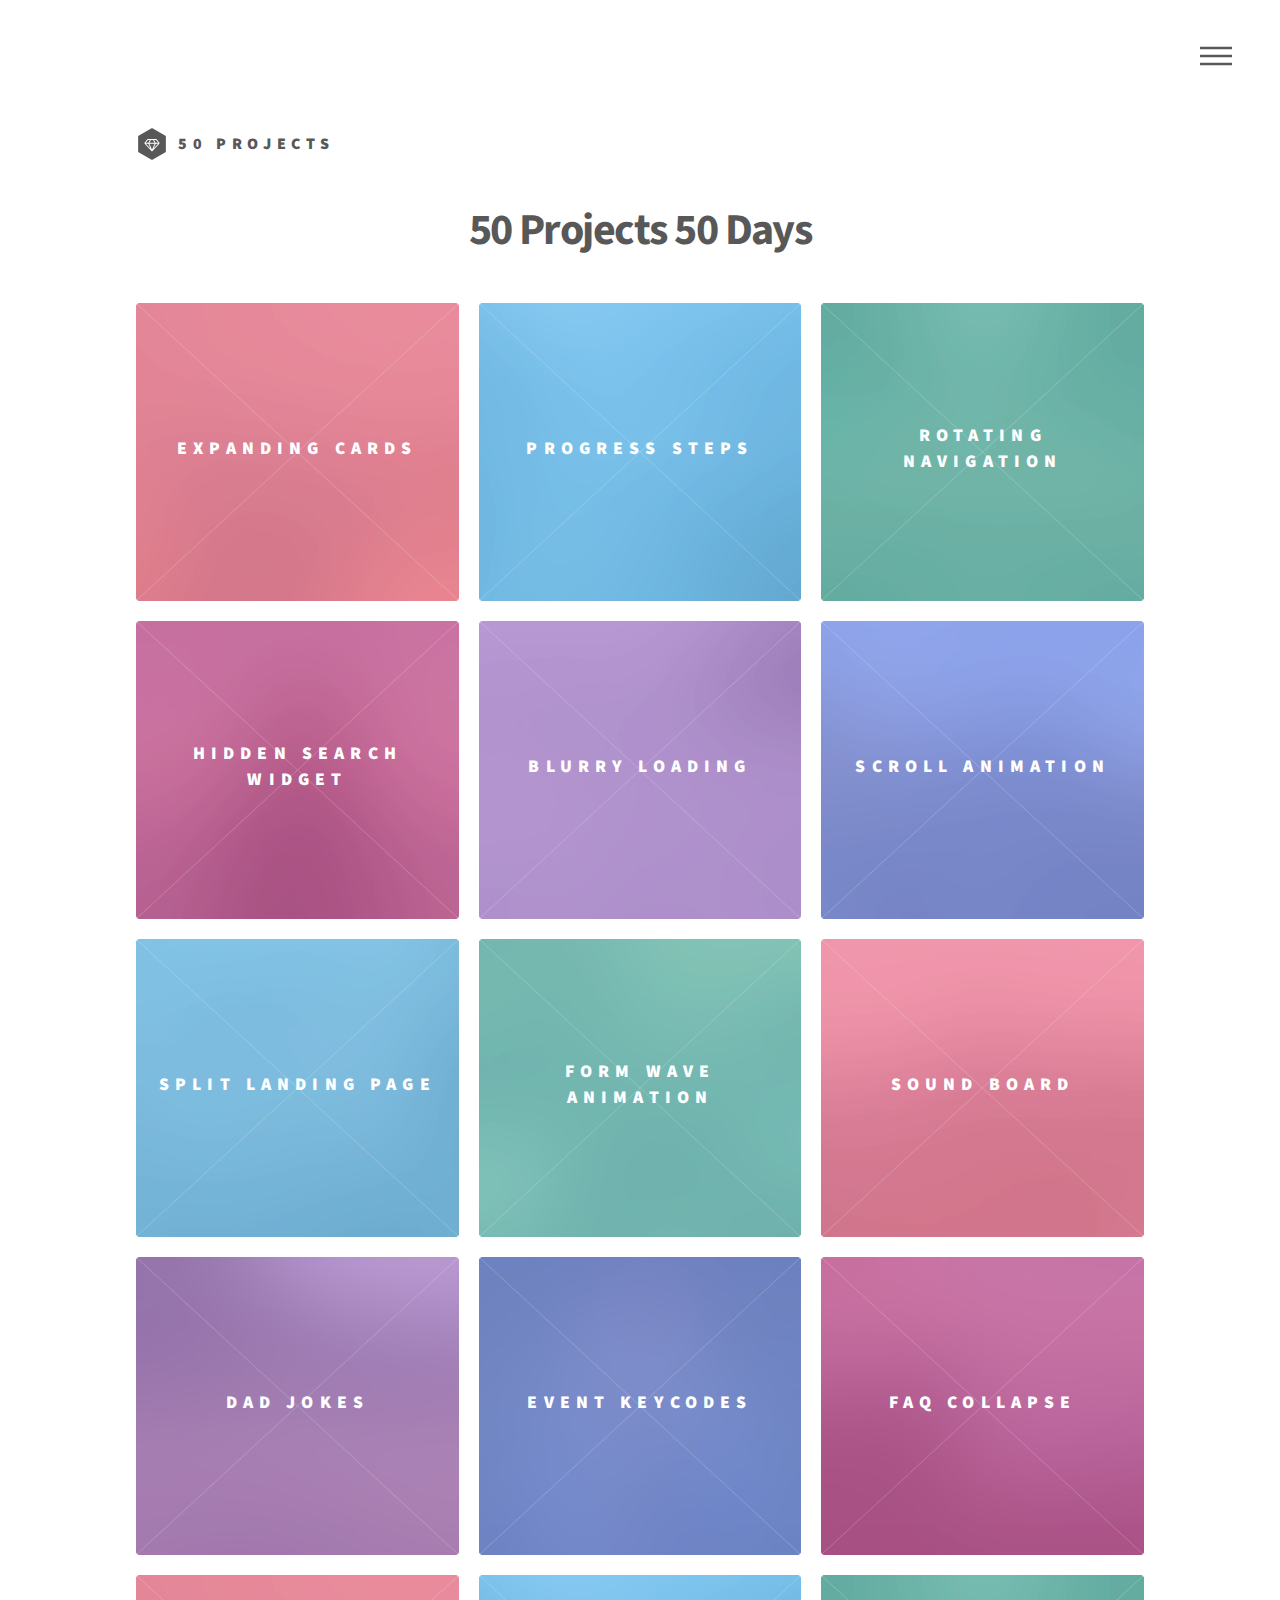
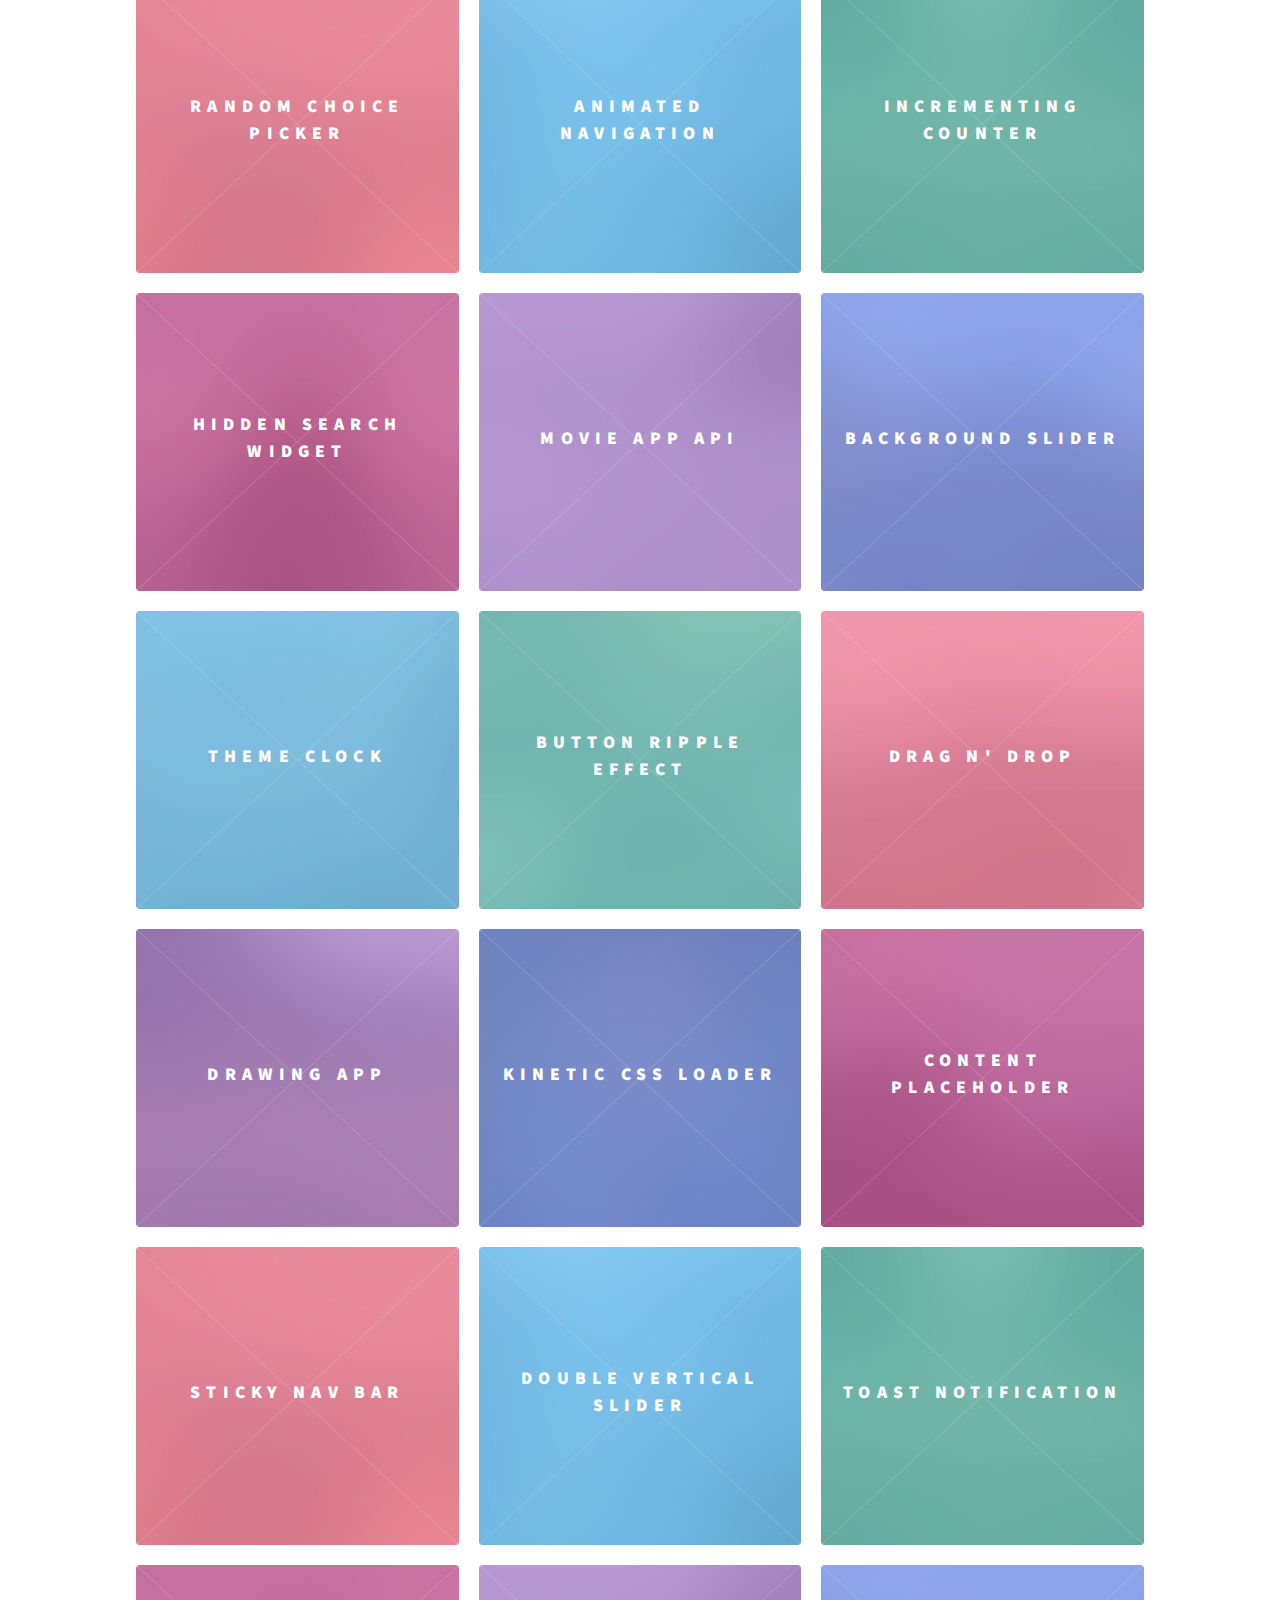
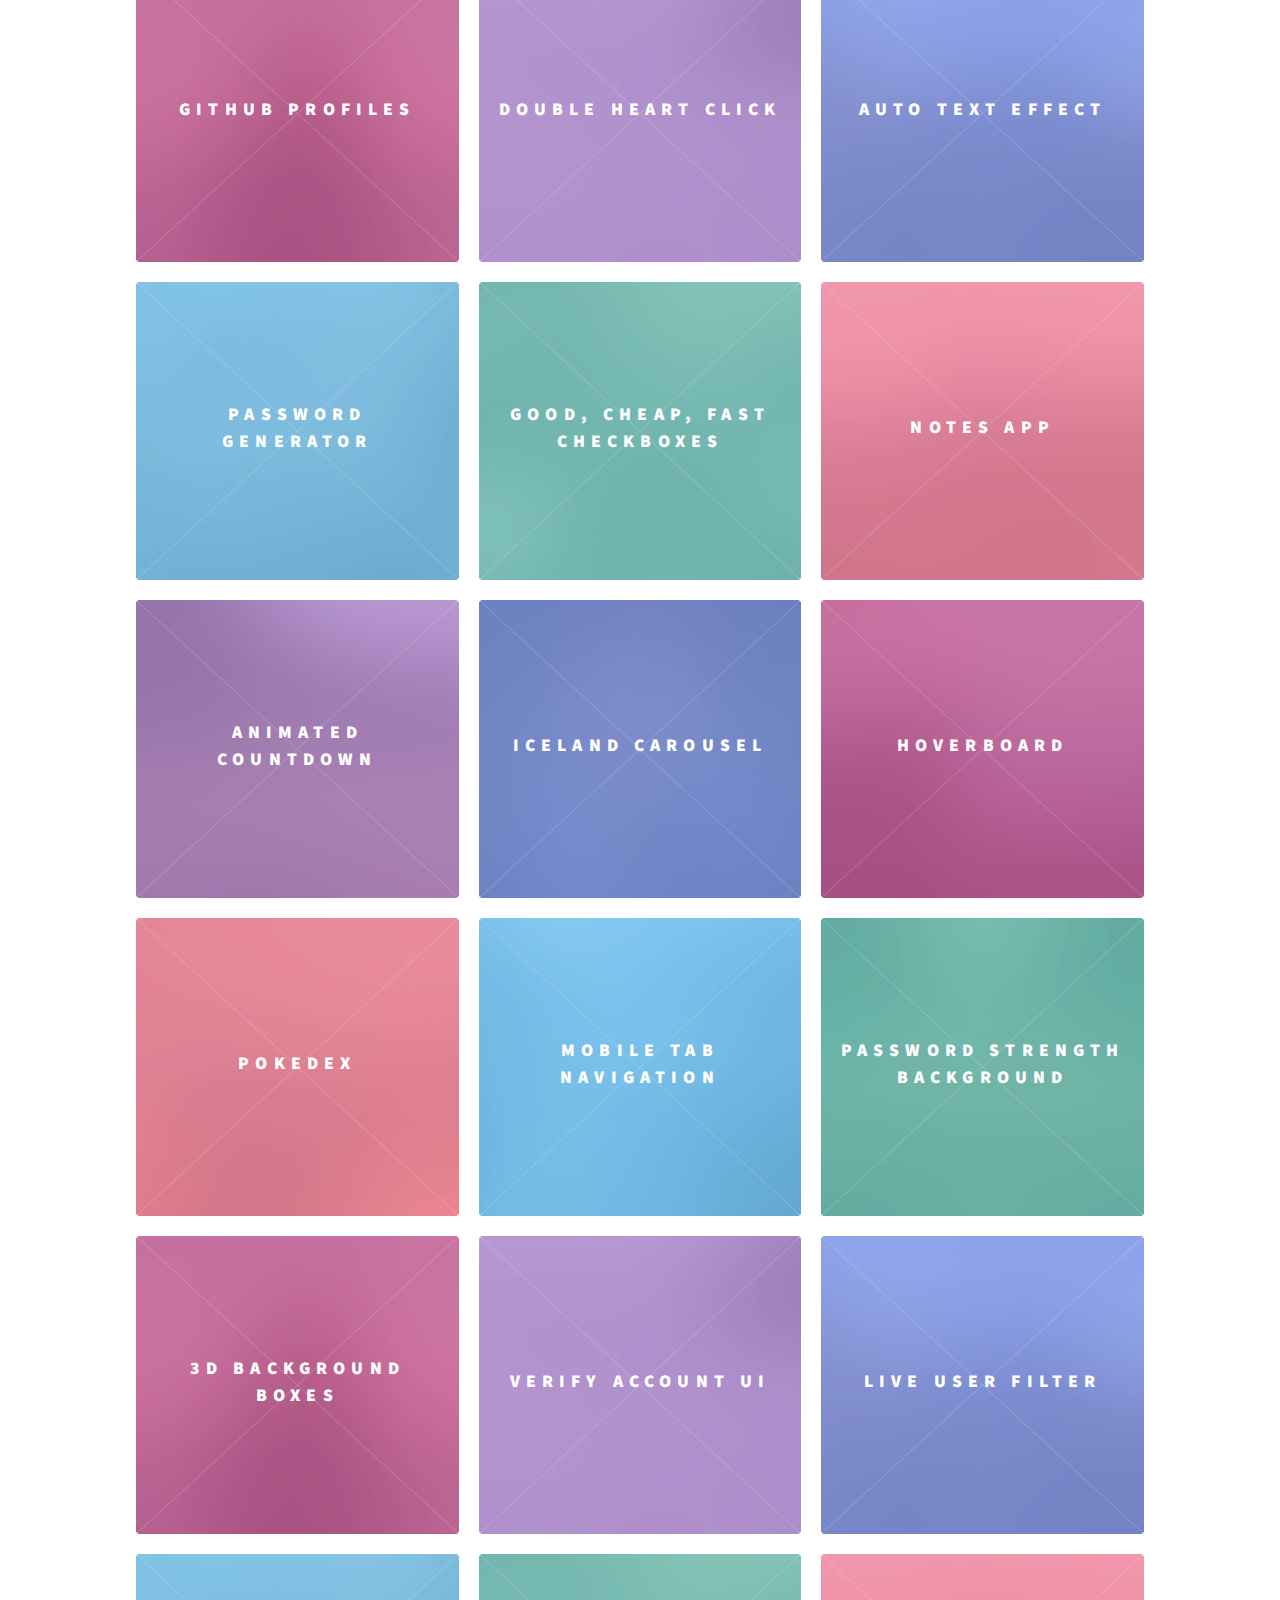
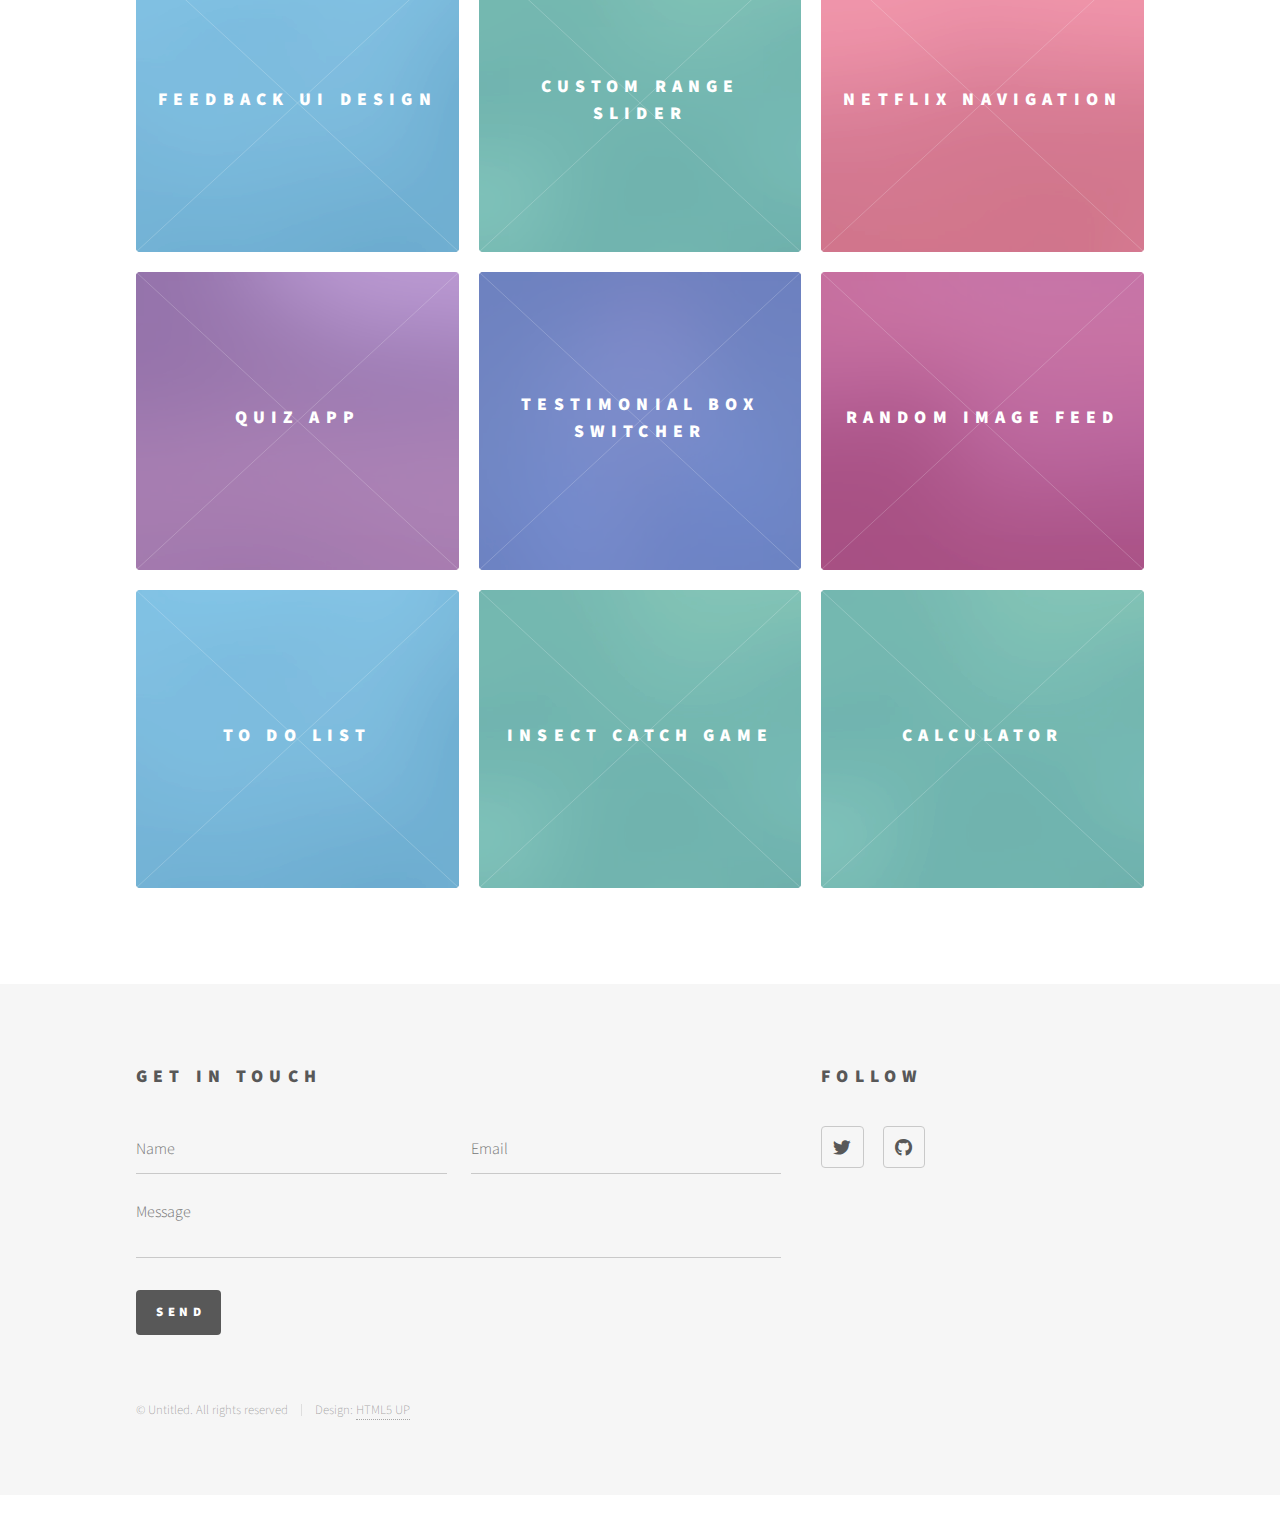
<file: index.html>
<!DOCTYPE HTML>
<!--
	Phantom by HTML5 UP
	html5up.net | @ajlkn
	Free for personal and commercial use under the CCA 3.0 license (html5up.net/license)
-->
<html>
	<head>
		<title>50Projects50Days</title>
		<meta charset="utf-8" />
		<meta name="viewport" content="width=device-width, initial-scale=1, user-scalable=no" />
		<link rel="stylesheet" href="assets/css/main.css" />
		<noscript><link rel="stylesheet" href="assets/css/noscript.css" /></noscript>
	</head>
	<body class="is-preload">
		<!-- Wrapper -->
			<div id="wrapper">

				<!-- Header -->
					<header id="header">
						<div class="inner">

							<!-- Logo -->
								<a href="index.html" class="logo">
									<span class="symbol"><img src="images/logo.svg" alt="" /></span><span class="title">50 Projects</span>
								</a>

							<!-- Nav -->
								<nav>
									<ul>
										<li><a href="#menu">Menu</a></li>
									</ul>
								</nav>

						</div>
					</header>

					<!-- Menu -->
						<nav id="menu">
							<h2>Menu</h2>
							<ul>
								<li><a href="index.html">Home</a></li>
								<li><a href="https://estefanibaughman.netlify.app/">Portfolio</a></li>
								<li><a href="https://twitter.com/HonduranCoder">Twitter</a></li>
								<li><a href="https://github.com/HonduranCoder">Github</a></li>
								<li><a href="https://www.linkedin.com/in/estefani-baughman-a313091ba/">LinkedIn</a></li>
							</ul>
						</nav>

				<!-- Main -->
					<div id="main">
						<div class="inner">
							<header>
								<h1>50 Projects 50 Days</h1>
							</header>
							<section class="tiles">
								<article class="style1">
									<span class="image">
										<img src="images/pic01.jpg" alt="" />
									</span>
									<a href="https://hc-expandingcards.netlify.app/">
										<h2>Expanding Cards</h2>
										<div class="content">
											<p>PROJECT 1</p>
										</div>
									</a>
								</article>
								<article class="style2">
									<span class="image">
										<img src="images/pic02.jpg" alt="" />
									</span>
									<a href="https://hc-prosteps.netlify.app/">
										<h2>Progress Steps</h2>
										<div class="content">
											<p>PROJECT 2</p>
										</div>
									</a>
								</article>
								<article class="style3">
									<span class="image">
										<img src="images/pic03.jpg" alt="" />
									</span>
									<a href="https://hc-rotatingnav.netlify.app/">
										<h2>Rotating Navigation</h2>
										<div class="content">
											<p>PROJECT 3</p>
										</div>
									</a>
								</article>
								<article class="style4">
									<span class="image">
										<img src="images/pic04.jpg" alt="" />
									</span>
									<a href="https://hc-hiddensearch.netlify.app/">
										<h2>Hidden Search Widget</h2>
										<div class="content">
											<p>PROJECT 4</p>
										</div>
									</a>
								</article>
								<article class="style5">
									<span class="image">
										<img src="images/pic05.jpg" alt="" />
									</span>
									<a href="https://hc-blurryloading.netlify.app/">
										<h2>Blurry Loading</h2>
										<div class="content">
											<p>PROJECT 5</p>
										</div>
									</a>
								</article>
								<article class="style6">
									<span class="image">
										<img src="images/pic06.jpg" alt="" />
									</span>
									<a href="https://hc-scrollanimation.netlify.app/">
										<h2>Scroll Animation</h2>
										<div class="content">
											<p>PROJECT 6</p>
										</div>
									</a>
								</article>
								<article class="style2">
									<span class="image">
										<img src="images/pic07.jpg" alt="" />
									</span>
									<a href="https://hc-splitlanding.netlify.app/">
										<h2>Split Landing Page</h2>
										<div class="content">
											<p>PROJECT 7</p>
										</div>
									</a>
								</article>
								<article class="style3">
									<span class="image">
										<img src="images/pic08.jpg" alt="" />
									</span>
									<a href="https://hc-waveanimation.netlify.app/">
										<h2>Form Wave Animation</h2>
										<div class="content">
											<p>PROJECT 8</p>
										</div>
									</a>
								</article>
								<article class="style1">
									<span class="image">
										<img src="images/pic09.jpg" alt="" />
									</span>
									<a href="https://hc-soundboard.netlify.app/">
										<h2>Sound Board</h2>
										<div class="content">
											<p>PROJECT 9</p>
										</div>
									</a>
								</article>
								<article class="style5">
									<span class="image">
										<img src="images/pic10.jpg" alt="" />
									</span>
									<a href="https://hc-dadjokesapi.netlify.app/">
										<h2>Dad Jokes</h2>
										<div class="content">
											<p>PROJECT 10</p>
										</div>
									</a>
								</article>
								<article class="style6">
									<span class="image">
										<img src="images/pic11.jpg" alt="" />
									</span>
									<a href="https://hc-keycodes.netlify.app/">
										<h2>Event KeyCodes</h2>
										<div class="content">
											<p>PROJECT 11</p>
										</div>
									</a>
								</article>
								<article class="style4">
									<span class="image">
										<img src="images/pic12.jpg" alt="" />
									</span>
									<a href="https://hc-faqcollapse.netlify.app/">
										<h2>FAQ Collapse</h2>
										<div class="content">
											<p>PROJECT 12</p>
										</div>
									</a>
								</article>
								<article class="style1">
									<span class="image">
										<img src="images/pic01.jpg" alt="" />
									</span>
									<a href="https://hc-randomtags.netlify.app/">
										<h2>Random Choice Picker</h2>
										<div class="content">
											<p>PROJECT 13</p>
										</div>
									</a>
								</article>
								<article class="style2">
									<span class="image">
										<img src="images/pic02.jpg" alt="" />
									</span>
									<a href="https://hc-animatednav.netlify.app/">
										<h2>Animated Navigation</h2>
										<div class="content">
											<p>PROJECT 14</p>
										</div>
									</a>
								</article>
								<article class="style3">
									<span class="image">
										<img src="images/pic03.jpg" alt="" />
									</span>
									<a href="https://hc-counter.netlify.app/">
										<h2>Incrementing Counter</h2>
										<div class="content">
											<p>PROJECT 15</p>
										</div>
									</a>
								</article>
								<article class="style4">
									<span class="image">
										<img src="images/pic04.jpg" alt="" />
									</span>
									<a href="https://hc-hiddensearch.netlify.app/">
										<h2>Hidden Search Widget</h2>
										<div class="content">
											<p>PROJECT 16</p>
										</div>
									</a>
								</article>
								<article class="style5">
									<span class="image">
										<img src="images/pic05.jpg" alt="" />
									</span>
									<a href="https://hc-movieappapi.netlify.app/">
										<h2>Movie App API</h2>
										<div class="content">
											<p>PROJECT 17</p>
										</div>
									</a>
								</article>
								<article class="style6">
									<span class="image">
										<img src="images/pic06.jpg" alt="" />
									</span>
									<a href="https://hc-backgroundslider.netlify.app/">
										<h2>Background Slider</h2>
										<div class="content">
											<p>PROJECT 18</p>
										</div>
									</a>
								</article>
								<article class="style2">
									<span class="image">
										<img src="images/pic07.jpg" alt="" />
									</span>
									<a href="https://hc-clock2.netlify.app/">
										<h2>Theme Clock</h2>
										<div class="content">
											<p>PROJECT 19</p>
										</div>
									</a>
								</article>
								<article class="style3">
									<span class="image">
										<img src="images/pic08.jpg" alt="" />
									</span>
									<a href="https://hc-buttonripple.netlify.app/">
										<h2>Button Ripple Effect</h2>
										<div class="content">
											<p>PROJECT 20</p>
										</div>
									</a>
								</article>
								<article class="style1">
									<span class="image">
										<img src="images/pic09.jpg" alt="" />
									</span>
									<a href="https://hc-dragndrop.netlify.app/">
										<h2>Drag n' Drop</h2>
										<div class="content">
											<p>PROJECT 21</p>
										</div>
									</a>
								</article>
								<article class="style5">
									<span class="image">
										<img src="images/pic10.jpg" alt="" />
									</span>
									<a href="https://hc-drawingapp.netlify.app/">
										<h2>Drawing App</h2>
										<div class="content">
											<p>PROJECT 22</p>
										</div>
									</a>
								</article>
								<article class="style6">
									<span class="image">
										<img src="images/pic11.jpg" alt="" />
									</span>
									<a href="https://hc-kineticloading.netlify.app/">
										<h2>Kinetic CSS Loader</h2>
										<div class="content">
											<p>PROJECT 23</p>
										</div>
									</a>
								</article>
								<article class="style4">
									<span class="image">
										<img src="images/pic12.jpg" alt="" />
									</span>
									<a href="https://hc-contentplaceholder.netlify.app/">
										<h2>Content Placeholder</h2>
										<div class="content">
											<p>PROJECT 24</p>
										</div>
									</a>
								</article>
								<article class="style1">
									<span class="image">
										<img src="images/pic01.jpg" alt="" />
									</span>
									<a href="https://hondurancoder.github.io/sticky-navigation/">
										<h2>Sticky Nav Bar</h2>
										<div class="content">
											<p>PROJECT 25</p>
										</div>
									</a>
								</article>
								<article class="style2">
									<span class="image">
										<img src="images/pic02.jpg" alt="" />
									</span>
									<a href="https://hondurancoder.github.io/Vertical-Slider/">
										<h2>Double Vertical Slider</h2>
										<div class="content">
											<p>PROJECT 26</p>
										</div>
									</a>
								</article>
								<article class="style3">
									<span class="image">
										<img src="images/pic03.jpg" alt="" />
									</span>
									<a href="https://hondurancoder.github.io/Toast-Notification/">
										<h2>Toast Notification</h2>
										<div class="content">
											<p>PROJECT 27</p>
										</div>
									</a>
								</article>
								<article class="style4">
									<span class="image">
										<img src="images/pic04.jpg" alt="" />
									</span>
									<a href="https://hondurancoder.github.io/Github-Profiles/">
										<h2>Github Profiles</h2>
										<div class="content">
											<p>PROJECT 28</p>
										</div>
									</a>
								</article>
								<article class="style5">
									<span class="image">
										<img src="images/pic05.jpg" alt="" />
									</span>
									<a href="https://hondurancoder.github.io/Heart/">
										<h2>Double Heart Click</h2>
										<div class="content">
											<p>PROJECT 29</p>
										</div>
									</a>
								</article>
								<article class="style6">
									<span class="image">
										<img src="images/pic06.jpg" alt="" />
									</span>
									<a href="https://hondurancoder.github.io/Auto-Text/">
										<h2>Auto Text Effect</h2>
										<div class="content">
											<p>PROJECT 30</p>
										</div>
									</a>
								</article>
								<article class="style2">
									<span class="image">
										<img src="images/pic07.jpg" alt="" />
									</span>
									<a href="https://hondurancoder.github.io/Password-Generator-/">
										<h2>Password Generator</h2>
										<div class="content">
											<p>PROJECT 31</p>
										</div>
									</a>
								</article>
								<article class="style3">
									<span class="image">
										<img src="images/pic08.jpg" alt="" />
									</span>
									<a href="https://hondurancoder.github.io/Project-Expectations/">
										<h2>Good, Cheap, Fast Checkboxes</h2>
										<div class="content">
											<p>PROJECT 32</p>
										</div>
									</a>
								</article>
								<article class="style1">
									<span class="image">
										<img src="images/pic09.jpg" alt="" />
									</span>
									<a href="https://hondurancoder.github.io/Notes-App/">
										<h2>Notes App</h2>
										<div class="content">
											<p>PROJECT 33</p>
										</div>
									</a>
								</article>
								<article class="style5">
									<span class="image">
										<img src="images/pic10.jpg" alt="" />
									</span>
									<a href="https://hondurancoder.github.io/Countdown/">
										<h2>Animated Countdown</h2>
										<div class="content">
											<p>PROJECT 34</p>
										</div>
									</a>
								</article>
								<article class="style6">
									<span class="image">
										<img src="images/pic11.jpg" alt="" />
									</span>
									<a href="https://hondurancoder.github.io/IcelandCarousel/">
										<h2>Iceland Carousel</h2>
										<div class="content">
											<p>PROJECT 35</p>
										</div>
									</a>
								</article>
								<article class="style4">
									<span class="image">
										<img src="images/pic12.jpg" alt="" />
									</span>
									<a href="https://hondurancoder.github.io/Hoverboard/">
										<h2>Hoverboard</h2>
										<div class="content">
											<p>PROJECT 36</p>
										</div>
									</a>
								</article>
								<article class="style1">
									<span class="image">
										<img src="images/pic01.jpg" alt="" />
									</span>
									<a href="https://hondurancoder.github.io/PokemonAPI/">
										<h2>Pokedex</h2>
										<div class="content">
											<p>PROJECT 37</p>
										</div>
									</a>
								</article>
								<article class="style2">
									<span class="image">
										<img src="images/pic02.jpg" alt="" />
									</span>
									<a href="https://hondurancoder.github.io/MobileNav/">
										<h2>Mobile Tab Navigation</h2>
										<div class="content">
											<p>PROJECT 38</p>
										</div>
									</a>
								</article>
								<article class="style3">
									<span class="image">
										<img src="images/pic03.jpg" alt="" />
									</span>
									<a href="https://hondurancoder.github.io/PasswordBackground/">
										<h2>Password Strength Background</h2>
										<div class="content">
											<p>PROJECT 39</p>
										</div>
									</a>
								</article>
								<article class="style4">
									<span class="image">
										<img src="images/pic04.jpg" alt="" />
									</span>
									<a href="https://hondurancoder.github.io/3DBackground/">
										<h2>3D Background Boxes</h2>
										<div class="content">
											<p>PROJECT 40</p>
										</div>
									</a>
								</article>
								<article class="style5">
									<span class="image">
										<img src="images/pic05.jpg" alt="" />
									</span>
									<a href="https://hondurancoder.github.io/VerifyAccount/">
										<h2>Verify Account UI</h2>
										<div class="content">
											<p>PROJECT 41</p>
										</div>
									</a>
								</article>
								<article class="style6">
									<span class="image">
										<img src="images/pic06.jpg" alt="" />
									</span>
									<a href="https://hondurancoder.github.io/UserFilter/">
										<h2>Live User Filter</h2>
										<div class="content">
											<p>PROJECT 42</p>
										</div>
									</a>
								</article>
								<article class="style2">
									<span class="image">
										<img src="images/pic07.jpg" alt="" />
									</span>
									<a href="https://hondurancoder.github.io/Feedback/">
										<h2>Feedback UI Design</h2>
										<div class="content">
											<p>PROJECT 43</p>
										</div>
									</a>
								</article>
								<article class="style3">
									<span class="image">
										<img src="images/pic08.jpg" alt="" />
									</span>
									<a href="https://hondurancoder.github.io/Slider/">
										<h2>Custom Range Slider</h2>
										<div class="content">
											<p>PROJECT 44</p>
										</div>
									</a>
								</article>
								<article class="style1">
									<span class="image">
										<img src="images/pic09.jpg" alt="" />
									</span>
									<a href="https://hondurancoder.github.io/Netflix/">
										<h2>Netflix Navigation</h2>
										<div class="content">
											<p>PROJECT 45</p>
										</div>
									</a>
								</article>
								<article class="style5">
									<span class="image">
										<img src="images/pic10.jpg" alt="" />
									</span>
									<a href="https://hondurancoder.github.io/QuizApp/">
										<h2>Quiz App</h2>
										<div class="content">
											<p>PROJECT 46</p>
										</div>
									</a>
								</article>
								<article class="style6">
									<span class="image">
										<img src="images/pic11.jpg" alt="" />
									</span>
									<a href="https://hondurancoder.github.io/Testimonials/">
										<h2>Testimonial Box Switcher</h2>
										<div class="content">
											<p>PROJECT 47</p>
										</div>
									</a>
								</article>
								<article class="style4">
									<span class="image">
										<img src="images/pic12.jpg" alt="" />
									</span>
									<a href="https://hondurancoder.github.io/RandomImage/">
										<h2>Random Image Feed</h2>
										<div class="content">
											<p>PROJECT 48</p>
										</div>
									</a>
								</article>
								<article class="style2">
									<span class="image">
										<img src="images/pic07.jpg" alt="" />
									</span>
									<a href="https://hondurancoder.github.io/List/">
										<h2>To Do List</h2>
										<div class="content">
											<p>PROJECT 49</p>
										</div>
									</a>
								</article>
								<article class="style3">
									<span class="image">
										<img src="images/pic08.jpg" alt="" />
									</span>
									<a href="https://hondurancoder.github.io/InsectZombies/">
										<h2>Insect Catch Game</h2>
										<div class="content">
											<p>PROJECT 50</p>
										</div>
									</a>
								</article>
								<article class="style3">
									<span class="image">
										<img src="images/pic08.jpg" alt="" />
									</span>
									<a href="https://hc-calculator.netlify.app/">
										<h2>Calculator</h2>
										<div class="content">
											<p>Extra Project</p>
										</div>
									</a>
								</article>
							</section>
						</div>
					</div>

				<!-- Footer -->
					<footer id="footer">
						<div class="inner">
							<section>
								<h2>Get in touch</h2>
								<form method="post" action="#">
									<div class="fields">
										<div class="field half">
											<input type="text" name="name" id="name" placeholder="Name" />
										</div>
										<div class="field half">
											<input type="email" name="email" id="email" placeholder="Email" />
										</div>
										<div class="field">
											<textarea name="message" id="message" placeholder="Message"></textarea>
										</div>
									</div>
									<ul class="actions">
										<li><input type="submit" value="Send" class="primary" /><a href="mailto: stef45689@gmail.com"></a></li>
									</ul>
								</form>
							</section>
							<section>
								<h2>Follow</h2>
								<ul class="icons">
									<li><a href="https://twitter.com/HonduranCoder" class="icon brands style2 fa-twitter"><span class="label">Twitter</span></a></li>
									<li><a href="https://github.com/HonduranCoder" class="icon brands style2 fa-github"><span class="label">GitHub</span></a></li>
								</ul>
							</section>
							<ul class="copyright">
								<li>&copy; Untitled. All rights reserved</li><li>Design: <a href="http://html5up.net">HTML5 UP</a></li>
							</ul>
						</div>
					</footer>

			</div>

		<!-- Scripts -->
			<script src="assets/js/jquery.min.js"></script>
			<script src="assets/js/browser.min.js"></script>
			<script src="assets/js/breakpoints.min.js"></script>
			<script src="assets/js/util.js"></script>
			<script src="assets/js/main.js"></script>

	</body>
</html>
<br />
<!---
template designed by <a href="http://html5up.net">HTML5 UP</a> -->
</file>
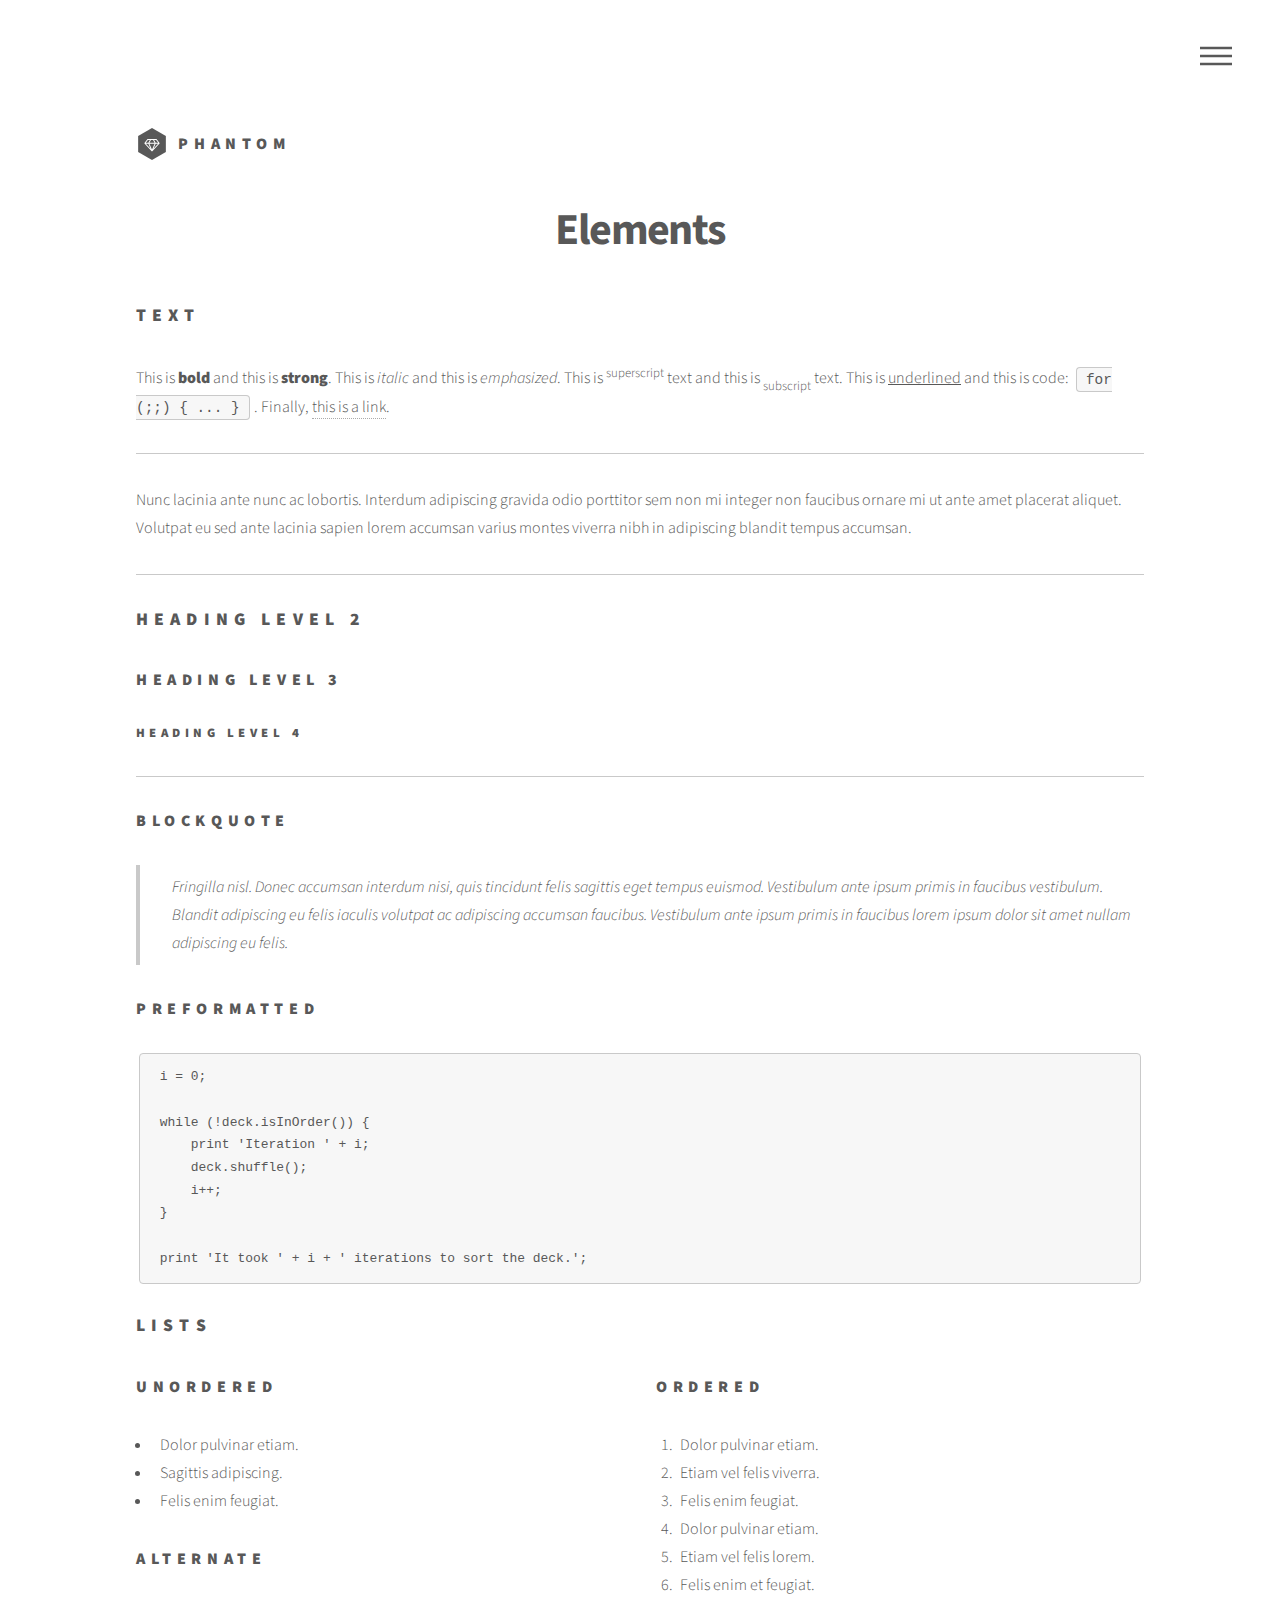
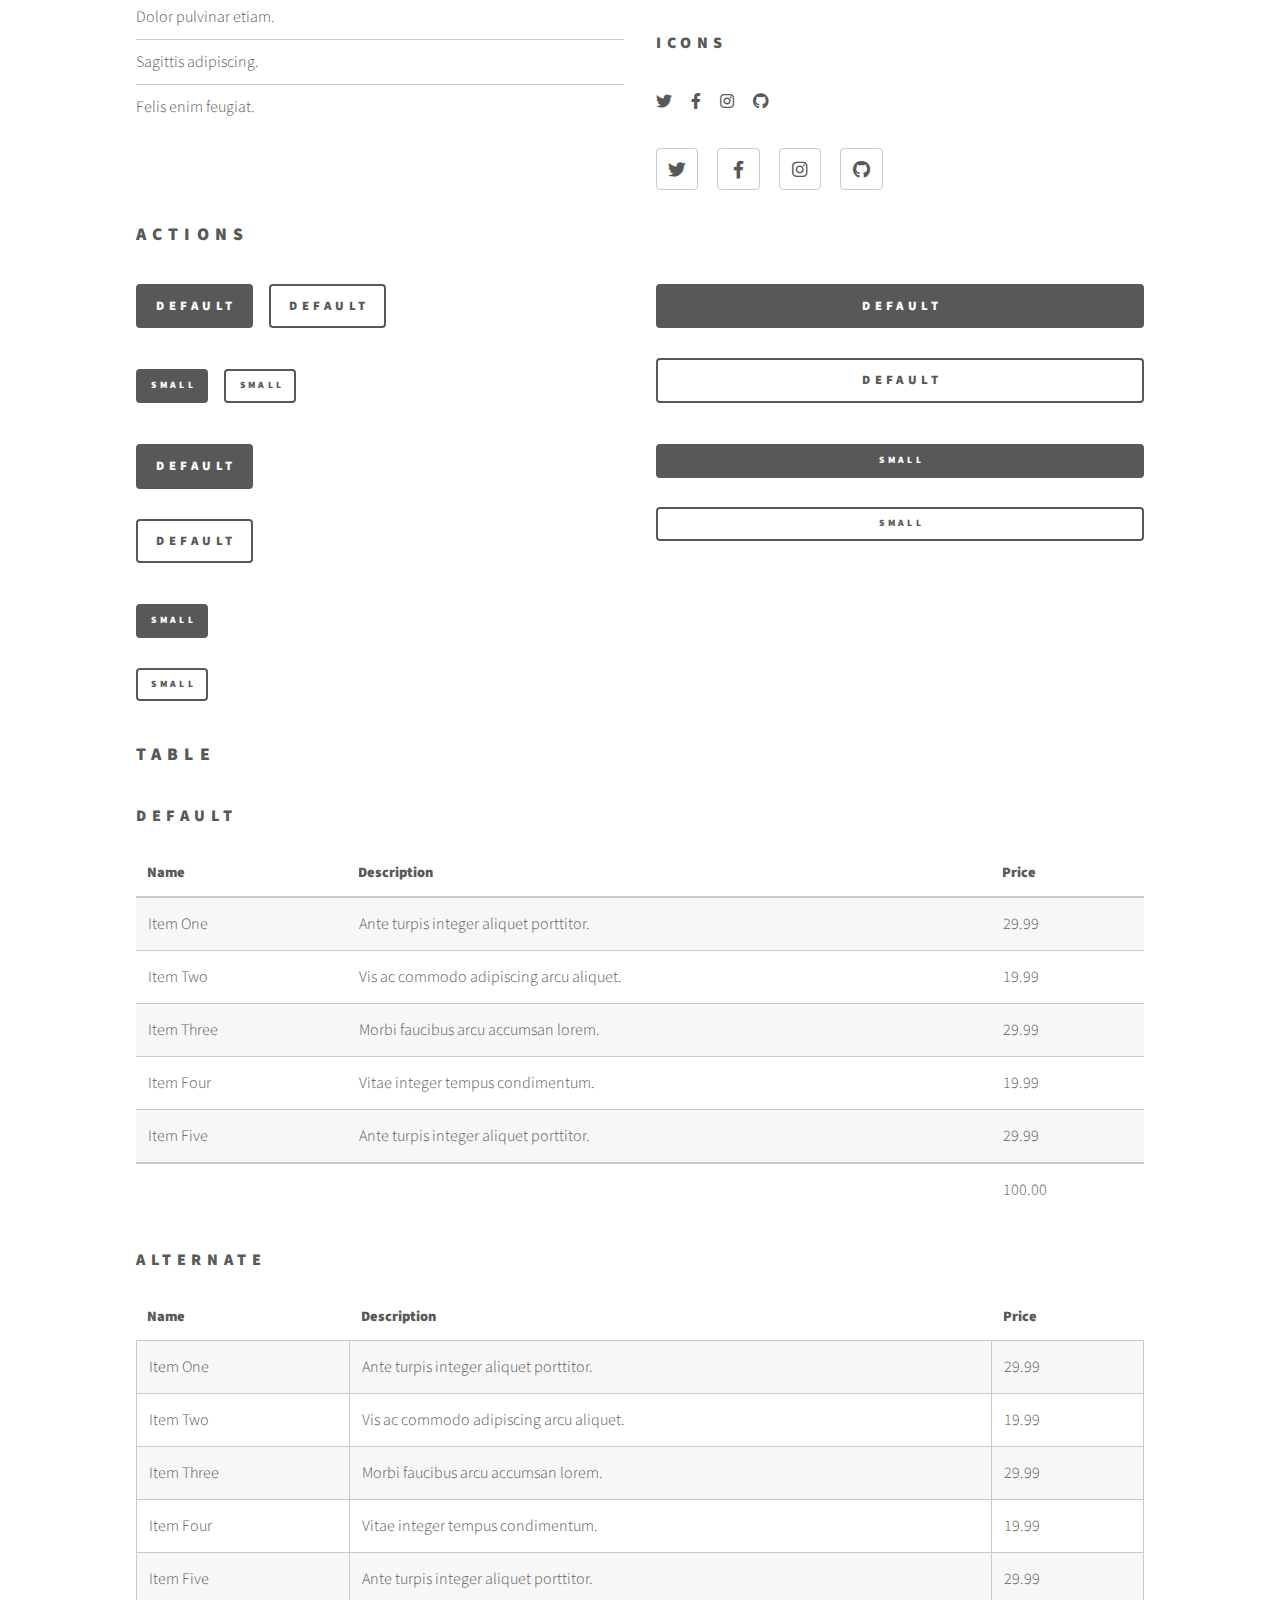
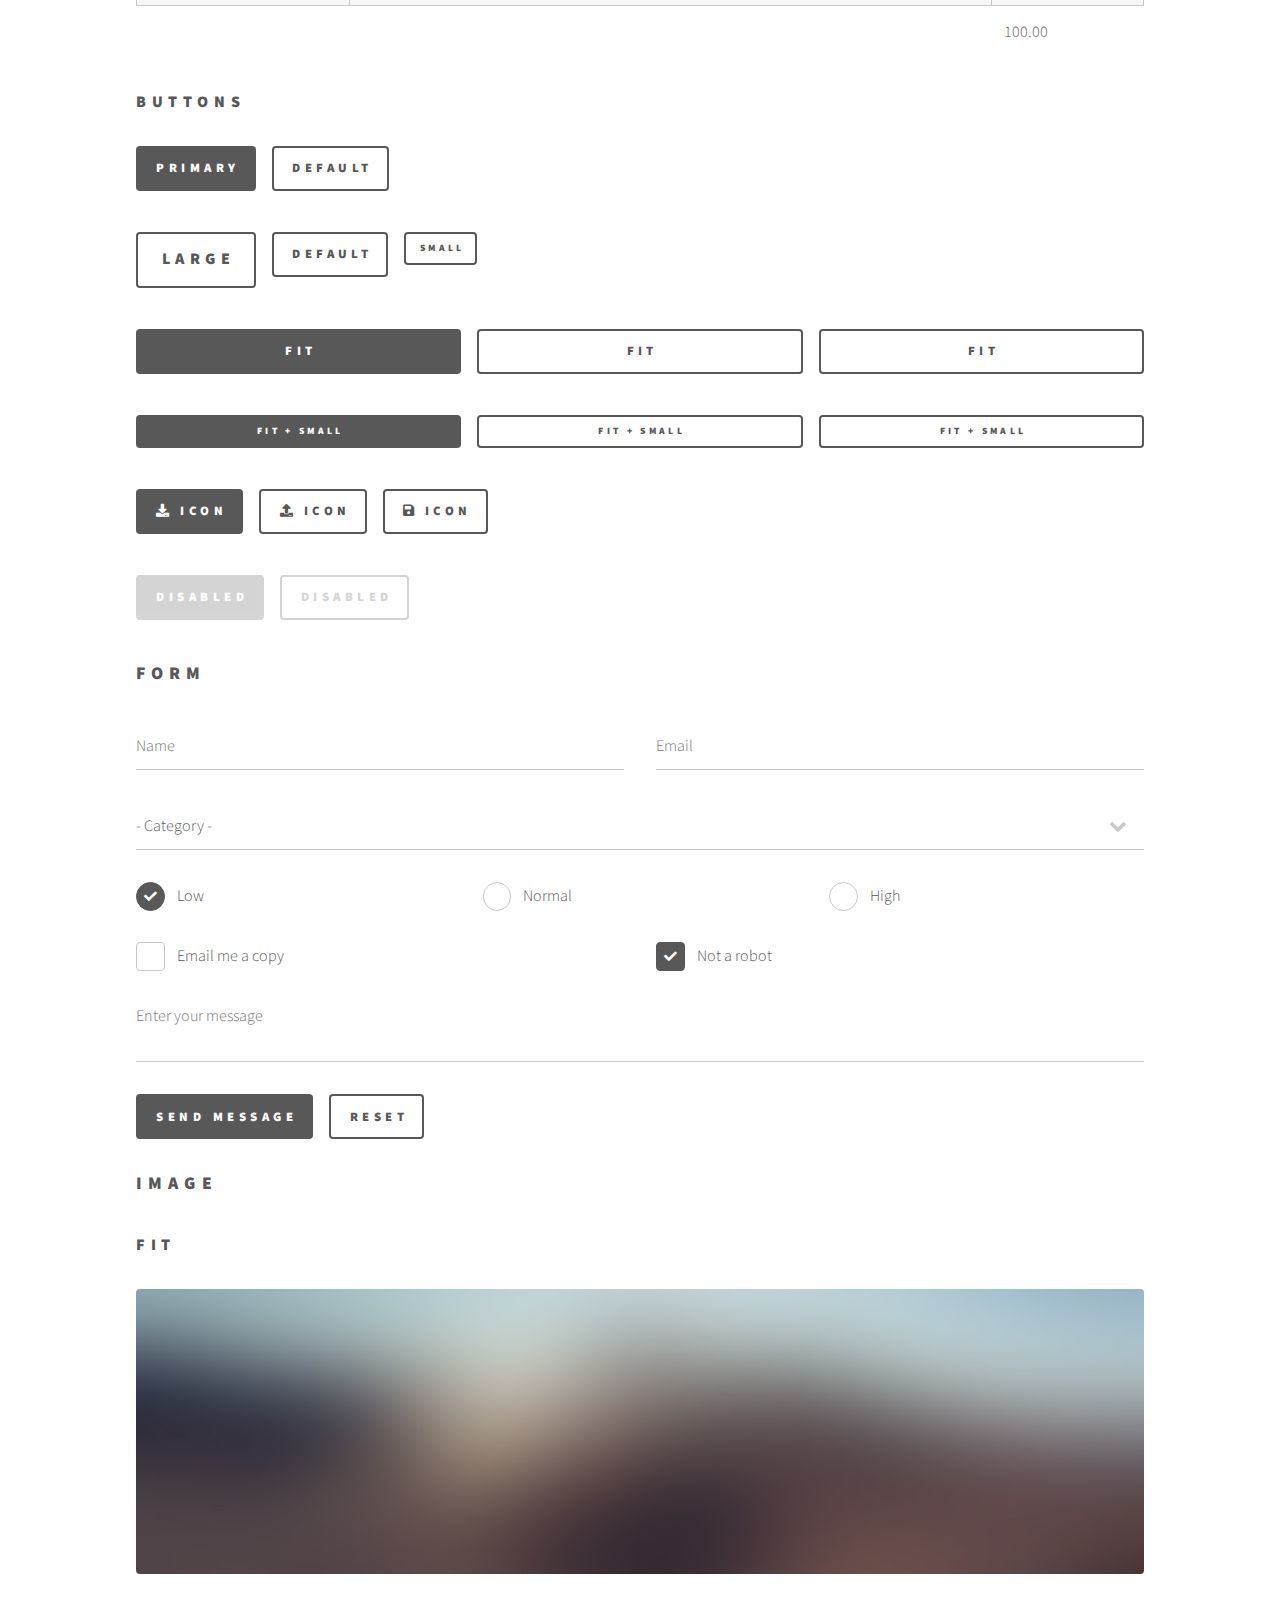
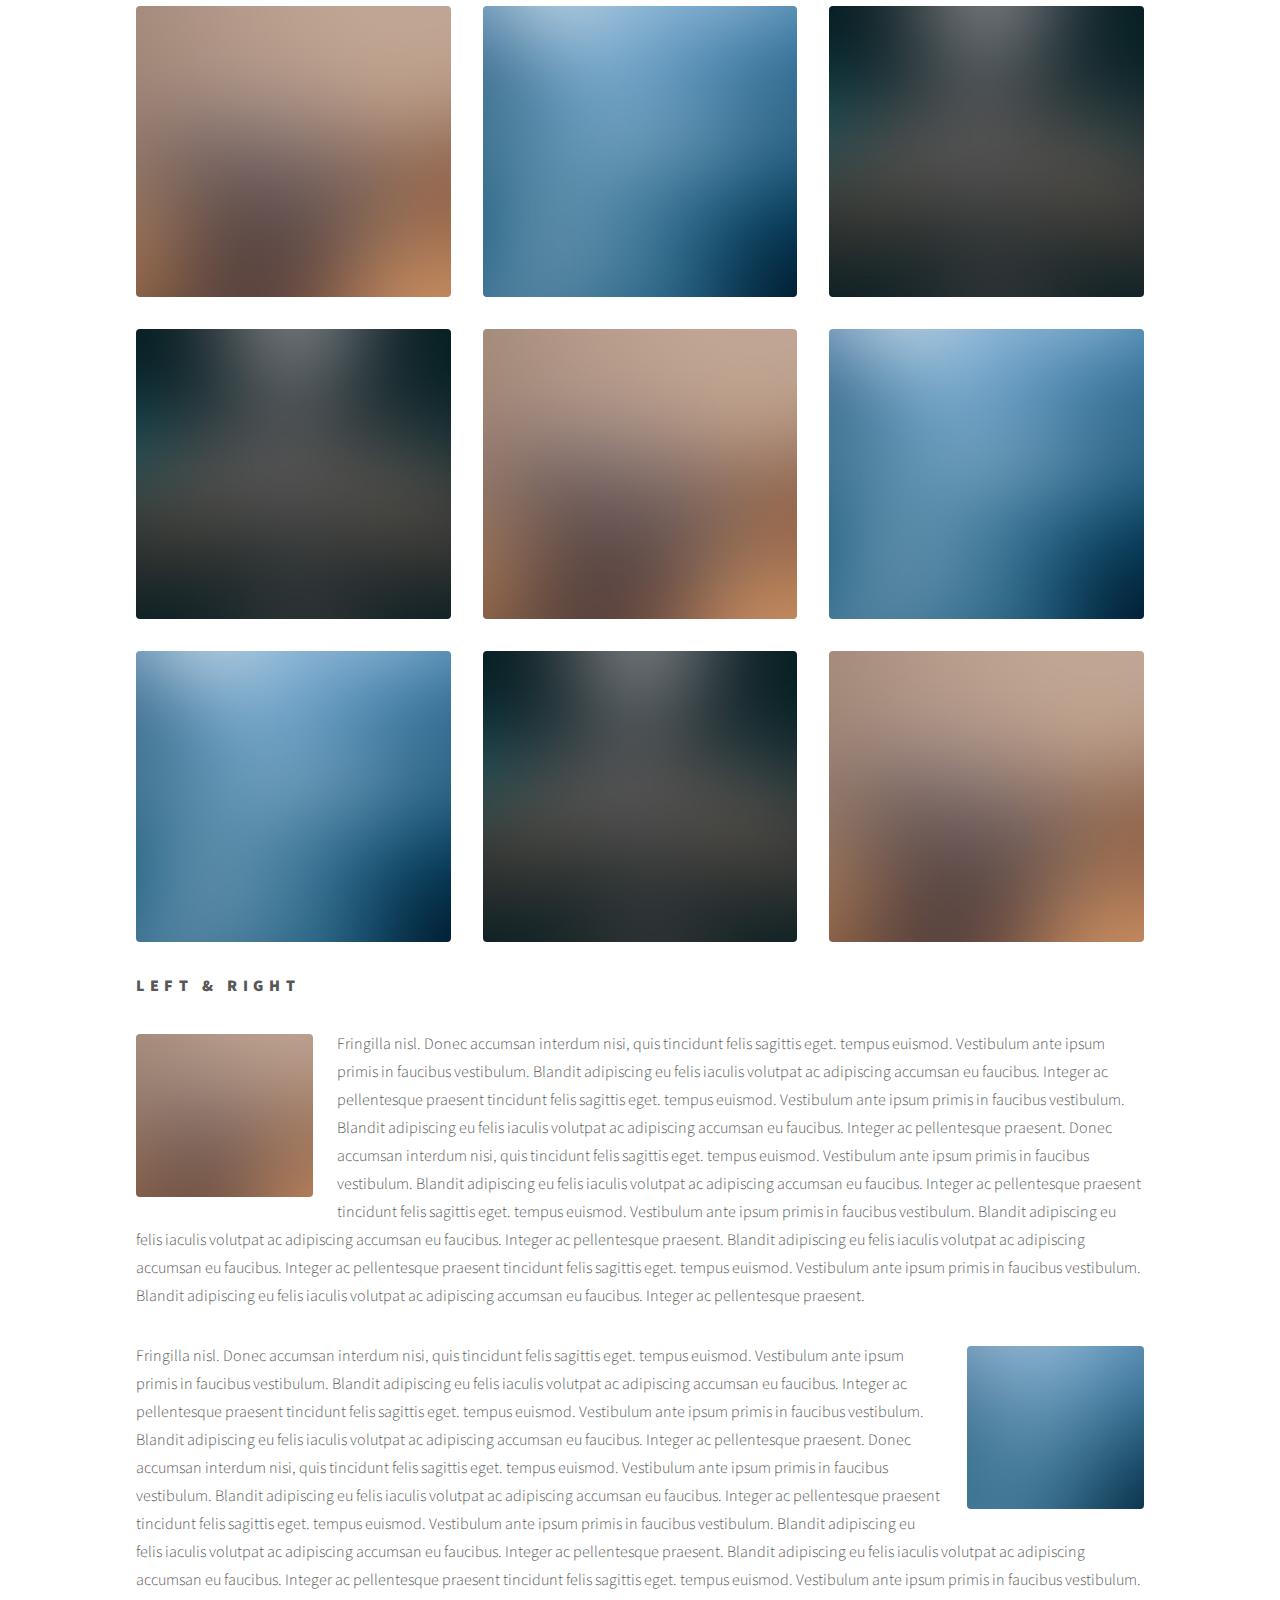
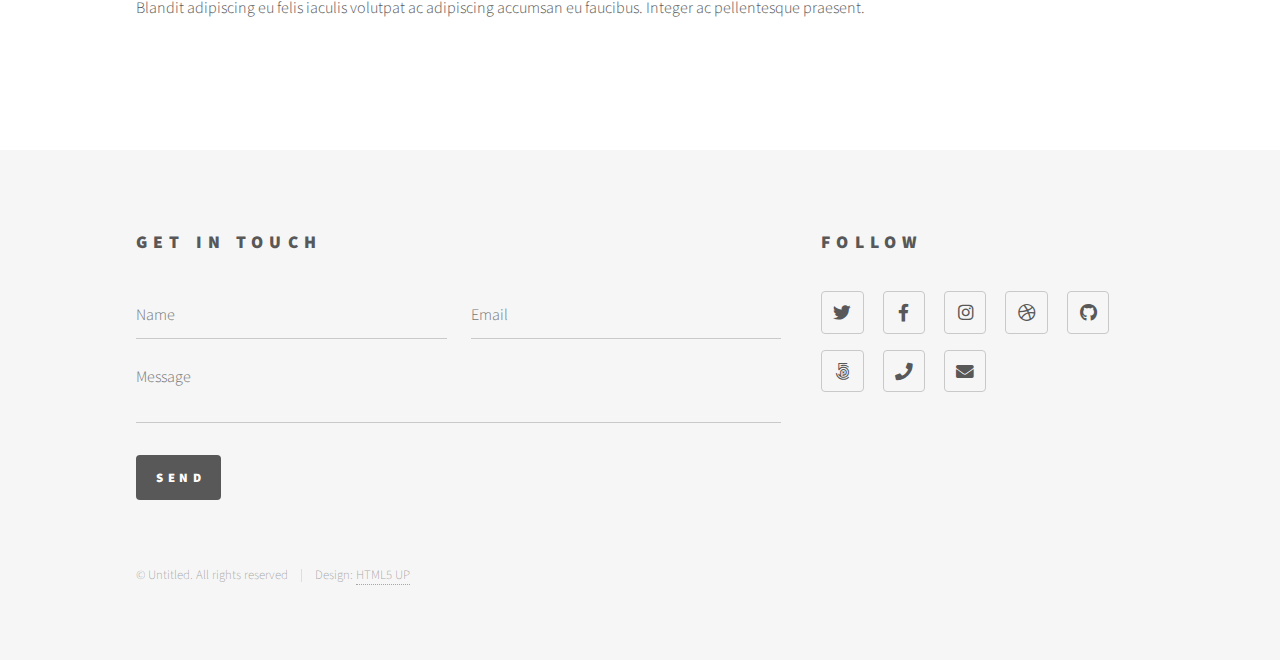
<file: elements.html>
<!DOCTYPE HTML>
<!--
	Phantom by HTML5 UP
	html5up.net | @ajlkn
	Free for personal and commercial use under the CCA 3.0 license (html5up.net/license)
-->
<html>
	<head>
		<title>50Projects50Days</title>
		<meta charset="utf-8" />
		<meta name="viewport" content="width=device-width, initial-scale=1, user-scalable=no" />
		<link rel="stylesheet" href="assets/css/main.css" />
		<noscript><link rel="stylesheet" href="assets/css/noscript.css" /></noscript>
	</head>
	<body class="is-preload">
		<!-- Wrapper -->
			<div id="wrapper">

				<!-- Header -->
					<header id="header">
						<div class="inner">

							<!-- Logo -->
								<a href="index.html" class="logo">
									<span class="symbol"><img src="images/logo.svg" alt="" /></span><span class="title">Phantom</span>
								</a>

							<!-- Nav -->
								<nav>
									<ul>
										<li><a href="#menu">Menu</a></li>
									</ul>
								</nav>

						</div>
					</header>

				<!-- Menu -->
					<nav id="menu">
						<h2>Menu</h2>
						<ul>
							<li><a href="index.html">Home</a></li>
							<li><a href="generic.html">Ipsum veroeros</a></li>
							<li><a href="generic.html">Tempus etiam</a></li>
							<li><a href="generic.html">Consequat dolor</a></li>
							<li><a href="elements.html">Elements</a></li>
						</ul>
					</nav>

				<!-- Main -->
					<div id="main">
						<div class="inner">
							<h1>Elements</h1>

							<!-- Text -->
								<section>
									<h2>Text</h2>
									<p>This is <b>bold</b> and this is <strong>strong</strong>. This is <i>italic</i> and this is <em>emphasized</em>.
									This is <sup>superscript</sup> text and this is <sub>subscript</sub> text.
									This is <u>underlined</u> and this is code: <code>for (;;) { ... }</code>. Finally, <a href="#">this is a link</a>.</p>
									<hr />
									<p>Nunc lacinia ante nunc ac lobortis. Interdum adipiscing gravida odio porttitor sem non mi integer non faucibus ornare mi ut ante amet placerat aliquet. Volutpat eu sed ante lacinia sapien lorem accumsan varius montes viverra nibh in adipiscing blandit tempus accumsan.</p>
									<hr />
									<h2>Heading Level 2</h2>
									<h3>Heading Level 3</h3>
									<h4>Heading Level 4</h4>
									<hr />
									<h3>Blockquote</h3>
									<blockquote>Fringilla nisl. Donec accumsan interdum nisi, quis tincidunt felis sagittis eget tempus euismod. Vestibulum ante ipsum primis in faucibus vestibulum. Blandit adipiscing eu felis iaculis volutpat ac adipiscing accumsan faucibus. Vestibulum ante ipsum primis in faucibus lorem ipsum dolor sit amet nullam adipiscing eu felis.</blockquote>
									<h3>Preformatted</h3>
									<pre><code>i = 0;

while (!deck.isInOrder()) {
    print 'Iteration ' + i;
    deck.shuffle();
    i++;
}

print 'It took ' + i + ' iterations to sort the deck.';</code></pre>
								</section>

							<!-- Lists -->
								<section>
									<h2>Lists</h2>
									<div class="row">
										<div class="col-6 col-12-medium">
											<h3>Unordered</h3>
											<ul>
												<li>Dolor pulvinar etiam.</li>
												<li>Sagittis adipiscing.</li>
												<li>Felis enim feugiat.</li>
											</ul>
											<h3>Alternate</h3>
											<ul class="alt">
												<li>Dolor pulvinar etiam.</li>
												<li>Sagittis adipiscing.</li>
												<li>Felis enim feugiat.</li>
											</ul>
										</div>
										<div class="col-6 col-12-medium">
											<h3>Ordered</h3>
											<ol>
												<li>Dolor pulvinar etiam.</li>
												<li>Etiam vel felis viverra.</li>
												<li>Felis enim feugiat.</li>
												<li>Dolor pulvinar etiam.</li>
												<li>Etiam vel felis lorem.</li>
												<li>Felis enim et feugiat.</li>
											</ol>
											<h3>Icons</h3>
											<ul class="icons">
												<li><a href="#" class="icon brands style1 fa-twitter"><span class="label">Twitter</span></a></li>
												<li><a href="#" class="icon brands style1 fa-facebook-f"><span class="label">Facebook</span></a></li>
												<li><a href="#" class="icon brands style1 fa-instagram"><span class="label">Instagram</span></a></li>
												<li><a href="#" class="icon brands style1 fa-github"><span class="label">Github</span></a></li>
											</ul>
											<ul class="icons">
												<li><a href="#" class="icon brands style2 fa-twitter"><span class="label">Twitter</span></a></li>
												<li><a href="#" class="icon brands style2 fa-facebook-f"><span class="label">Facebook</span></a></li>
												<li><a href="#" class="icon brands style2 fa-instagram"><span class="label">Instagram</span></a></li>
												<li><a href="#" class="icon brands style2 fa-github"><span class="label">Github</span></a></li>
											</ul>
										</div>
									</div>
									<h2>Actions</h2>
									<div class="row">
										<div class="col-6 col-12-medium">
											<ul class="actions">
												<li><a href="#" class="button primary">Default</a></li>
												<li><a href="#" class="button">Default</a></li>
											</ul>
											<ul class="actions small">
												<li><a href="#" class="button primary small">Small</a></li>
												<li><a href="#" class="button small">Small</a></li>
											</ul>
											<ul class="actions stacked">
												<li><a href="#" class="button primary">Default</a></li>
												<li><a href="#" class="button">Default</a></li>
											</ul>
											<ul class="actions stacked">
												<li><a href="#" class="button primary small">Small</a></li>
												<li><a href="#" class="button small">Small</a></li>
											</ul>
										</div>
										<div class="col-6 col-12-medium">
											<ul class="actions stacked">
												<li><a href="#" class="button primary fit">Default</a></li>
												<li><a href="#" class="button fit">Default</a></li>
											</ul>
											<ul class="actions stacked">
												<li><a href="#" class="button primary small fit">Small</a></li>
												<li><a href="#" class="button small fit">Small</a></li>
											</ul>
										</div>
									</div>
								</section>

							<!-- Table -->
								<section>
									<h2>Table</h2>
									<h3>Default</h3>
									<div class="table-wrapper">
										<table>
											<thead>
												<tr>
													<th>Name</th>
													<th>Description</th>
													<th>Price</th>
												</tr>
											</thead>
											<tbody>
												<tr>
													<td>Item One</td>
													<td>Ante turpis integer aliquet porttitor.</td>
													<td>29.99</td>
												</tr>
												<tr>
													<td>Item Two</td>
													<td>Vis ac commodo adipiscing arcu aliquet.</td>
													<td>19.99</td>
												</tr>
												<tr>
													<td>Item Three</td>
													<td> Morbi faucibus arcu accumsan lorem.</td>
													<td>29.99</td>
												</tr>
												<tr>
													<td>Item Four</td>
													<td>Vitae integer tempus condimentum.</td>
													<td>19.99</td>
												</tr>
												<tr>
													<td>Item Five</td>
													<td>Ante turpis integer aliquet porttitor.</td>
													<td>29.99</td>
												</tr>
											</tbody>
											<tfoot>
												<tr>
													<td colspan="2"></td>
													<td>100.00</td>
												</tr>
											</tfoot>
										</table>
									</div>

									<h3>Alternate</h3>
									<div class="table-wrapper">
										<table class="alt">
											<thead>
												<tr>
													<th>Name</th>
													<th>Description</th>
													<th>Price</th>
												</tr>
											</thead>
											<tbody>
												<tr>
													<td>Item One</td>
													<td>Ante turpis integer aliquet porttitor.</td>
													<td>29.99</td>
												</tr>
												<tr>
													<td>Item Two</td>
													<td>Vis ac commodo adipiscing arcu aliquet.</td>
													<td>19.99</td>
												</tr>
												<tr>
													<td>Item Three</td>
													<td> Morbi faucibus arcu accumsan lorem.</td>
													<td>29.99</td>
												</tr>
												<tr>
													<td>Item Four</td>
													<td>Vitae integer tempus condimentum.</td>
													<td>19.99</td>
												</tr>
												<tr>
													<td>Item Five</td>
													<td>Ante turpis integer aliquet porttitor.</td>
													<td>29.99</td>
												</tr>
											</tbody>
											<tfoot>
												<tr>
													<td colspan="2"></td>
													<td>100.00</td>
												</tr>
											</tfoot>
										</table>
									</div>
								</section>

							<!-- Buttons -->
								<section>
									<h3>Buttons</h3>
									<ul class="actions">
										<li><a href="#" class="button primary">Primary</a></li>
										<li><a href="#" class="button">Default</a></li>
									</ul>
									<ul class="actions">
										<li><a href="#" class="button large">Large</a></li>
										<li><a href="#" class="button">Default</a></li>
										<li><a href="#" class="button small">Small</a></li>
									</ul>
									<ul class="actions fit">
										<li><a href="#" class="button primary fit">Fit</a></li>
										<li><a href="#" class="button fit">Fit</a></li>
										<li><a href="#" class="button fit">Fit</a></li>
									</ul>
									<ul class="actions fit small">
										<li><a href="#" class="button primary fit small">Fit + Small</a></li>
										<li><a href="#" class="button fit small">Fit + Small</a></li>
										<li><a href="#" class="button fit small">Fit + Small</a></li>
									</ul>
									<ul class="actions">
										<li><a href="#" class="button primary icon solid fa-download">Icon</a></li>
										<li><a href="#" class="button icon solid fa-upload">Icon</a></li>
										<li><a href="#" class="button icon solid fa-save">Icon</a></li>
									</ul>
									<ul class="actions">
										<li><span class="button primary disabled">Disabled</span></li>
										<li><span class="button disabled">Disabled</span></li>
									</ul>
								</section>

							<!-- Form -->
								<section>
									<h2>Form</h2>
									<form method="post" action="#">
										<div class="row gtr-uniform">
											<div class="col-6 col-12-xsmall">
												<input type="text" name="demo-name" id="demo-name" value="" placeholder="Name" />
											</div>
											<div class="col-6 col-12-xsmall">
												<input type="email" name="demo-email" id="demo-email" value="" placeholder="Email" />
											</div>
											<div class="col-12">
												<select name="demo-category" id="demo-category">
													<option value="">- Category -</option>
													<option value="1">Manufacturing</option>
													<option value="1">Shipping</option>
													<option value="1">Administration</option>
													<option value="1">Human Resources</option>
												</select>
											</div>
											<div class="col-4 col-12-small">
												<input type="radio" id="demo-priority-low" name="demo-priority" checked>
												<label for="demo-priority-low">Low</label>
											</div>
											<div class="col-4 col-12-small">
												<input type="radio" id="demo-priority-normal" name="demo-priority">
												<label for="demo-priority-normal">Normal</label>
											</div>
											<div class="col-4 col-12-small">
												<input type="radio" id="demo-priority-high" name="demo-priority">
												<label for="demo-priority-high">High</label>
											</div>
											<div class="col-6 col-12-small">
												<input type="checkbox" id="demo-copy" name="demo-copy">
												<label for="demo-copy">Email me a copy</label>
											</div>
											<div class="col-6 col-12-small">
												<input type="checkbox" id="demo-human" name="demo-human" checked>
												<label for="demo-human">Not a robot</label>
											</div>
											<div class="col-12">
												<textarea name="demo-message" id="demo-message" placeholder="Enter your message" rows="6"></textarea>
											</div>
											<div class="col-12">
												<ul class="actions">
													<li><input type="submit" value="Send Message" class="primary" /></li>
													<li><input type="reset" value="Reset" /></li>
												</ul>
											</div>
										</div>
									</form>
								</section>

							<!-- Image -->
								<section>
									<h2>Image</h2>
									<h3>Fit</h3>
									<div class="box alt">
										<div class="row gtr-uniform">
											<div class="col-12"><span class="image fit"><img src="images/pic13.jpg" alt="" /></span></div>
											<div class="col-4"><span class="image fit"><img src="images/pic01.jpg" alt="" /></span></div>
											<div class="col-4"><span class="image fit"><img src="images/pic02.jpg" alt="" /></span></div>
											<div class="col-4"><span class="image fit"><img src="images/pic03.jpg" alt="" /></span></div>
											<div class="col-4"><span class="image fit"><img src="images/pic03.jpg" alt="" /></span></div>
											<div class="col-4"><span class="image fit"><img src="images/pic01.jpg" alt="" /></span></div>
											<div class="col-4"><span class="image fit"><img src="images/pic02.jpg" alt="" /></span></div>
											<div class="col-4"><span class="image fit"><img src="images/pic02.jpg" alt="" /></span></div>
											<div class="col-4"><span class="image fit"><img src="images/pic03.jpg" alt="" /></span></div>
											<div class="col-4"><span class="image fit"><img src="images/pic01.jpg" alt="" /></span></div>
										</div>
									</div>
									<h3>Left &amp; Right</h3>
									<p><span class="image left"><img src="images/pic14.jpg" alt="" /></span>Fringilla nisl. Donec accumsan interdum nisi, quis tincidunt felis sagittis eget. tempus euismod. Vestibulum ante ipsum primis in faucibus vestibulum. Blandit adipiscing eu felis iaculis volutpat ac adipiscing accumsan eu faucibus. Integer ac pellentesque praesent tincidunt felis sagittis eget. tempus euismod. Vestibulum ante ipsum primis in faucibus vestibulum. Blandit adipiscing eu felis iaculis volutpat ac adipiscing accumsan eu faucibus. Integer ac pellentesque praesent. Donec accumsan interdum nisi, quis tincidunt felis sagittis eget. tempus euismod. Vestibulum ante ipsum primis in faucibus vestibulum. Blandit adipiscing eu felis iaculis volutpat ac adipiscing accumsan eu faucibus. Integer ac pellentesque praesent tincidunt felis sagittis eget. tempus euismod. Vestibulum ante ipsum primis in faucibus vestibulum. Blandit adipiscing eu felis iaculis volutpat ac adipiscing accumsan eu faucibus. Integer ac pellentesque praesent. Blandit adipiscing eu felis iaculis volutpat ac adipiscing accumsan eu faucibus. Integer ac pellentesque praesent tincidunt felis sagittis eget. tempus euismod. Vestibulum ante ipsum primis in faucibus vestibulum. Blandit adipiscing eu felis iaculis volutpat ac adipiscing accumsan eu faucibus. Integer ac pellentesque praesent.</p>
									<p><span class="image right"><img src="images/pic15.jpg" alt="" /></span>Fringilla nisl. Donec accumsan interdum nisi, quis tincidunt felis sagittis eget. tempus euismod. Vestibulum ante ipsum primis in faucibus vestibulum. Blandit adipiscing eu felis iaculis volutpat ac adipiscing accumsan eu faucibus. Integer ac pellentesque praesent tincidunt felis sagittis eget. tempus euismod. Vestibulum ante ipsum primis in faucibus vestibulum. Blandit adipiscing eu felis iaculis volutpat ac adipiscing accumsan eu faucibus. Integer ac pellentesque praesent. Donec accumsan interdum nisi, quis tincidunt felis sagittis eget. tempus euismod. Vestibulum ante ipsum primis in faucibus vestibulum. Blandit adipiscing eu felis iaculis volutpat ac adipiscing accumsan eu faucibus. Integer ac pellentesque praesent tincidunt felis sagittis eget. tempus euismod. Vestibulum ante ipsum primis in faucibus vestibulum. Blandit adipiscing eu felis iaculis volutpat ac adipiscing accumsan eu faucibus. Integer ac pellentesque praesent. Blandit adipiscing eu felis iaculis volutpat ac adipiscing accumsan eu faucibus. Integer ac pellentesque praesent tincidunt felis sagittis eget. tempus euismod. Vestibulum ante ipsum primis in faucibus vestibulum. Blandit adipiscing eu felis iaculis volutpat ac adipiscing accumsan eu faucibus. Integer ac pellentesque praesent.</p>
								</section>

						</div>
					</div>

				<!-- Footer -->
					<footer id="footer">
						<div class="inner">
							<section>
								<h2>Get in touch</h2>
								<form method="post" action="#">
									<div class="fields">
										<div class="field half">
											<input type="text" name="name" id="name" placeholder="Name" />
										</div>
										<div class="field half">
											<input type="email" name="email" id="email" placeholder="Email" />
										</div>
										<div class="field">
											<textarea name="message" id="message" placeholder="Message"></textarea>
										</div>
									</div>
									<ul class="actions">
										<li><input type="submit" value="Send" class="primary" /></li>
									</ul>
								</form>
							</section>
							<section>
								<h2>Follow</h2>
								<ul class="icons">
									<li><a href="#" class="icon brands style2 fa-twitter"><span class="label">Twitter</span></a></li>
									<li><a href="#" class="icon brands style2 fa-facebook-f"><span class="label">Facebook</span></a></li>
									<li><a href="#" class="icon brands style2 fa-instagram"><span class="label">Instagram</span></a></li>
									<li><a href="#" class="icon brands style2 fa-dribbble"><span class="label">Dribbble</span></a></li>
									<li><a href="#" class="icon brands style2 fa-github"><span class="label">GitHub</span></a></li>
									<li><a href="#" class="icon brands style2 fa-500px"><span class="label">500px</span></a></li>
									<li><a href="#" class="icon solid style2 fa-phone"><span class="label">Phone</span></a></li>
									<li><a href="#" class="icon solid style2 fa-envelope"><span class="label">Email</span></a></li>
								</ul>
							</section>
							<ul class="copyright">
								<li>&copy; Untitled. All rights reserved</li><li>Design: <a href="http://html5up.net">HTML5 UP</a></li>
							</ul>
						</div>
					</footer>

			</div>

		<!-- Scripts -->
			<script src="assets/js/jquery.min.js"></script>
			<script src="assets/js/browser.min.js"></script>
			<script src="assets/js/breakpoints.min.js"></script>
			<script src="assets/js/util.js"></script>
			<script src="assets/js/main.js"></script>

	</body>
</html>
</file>
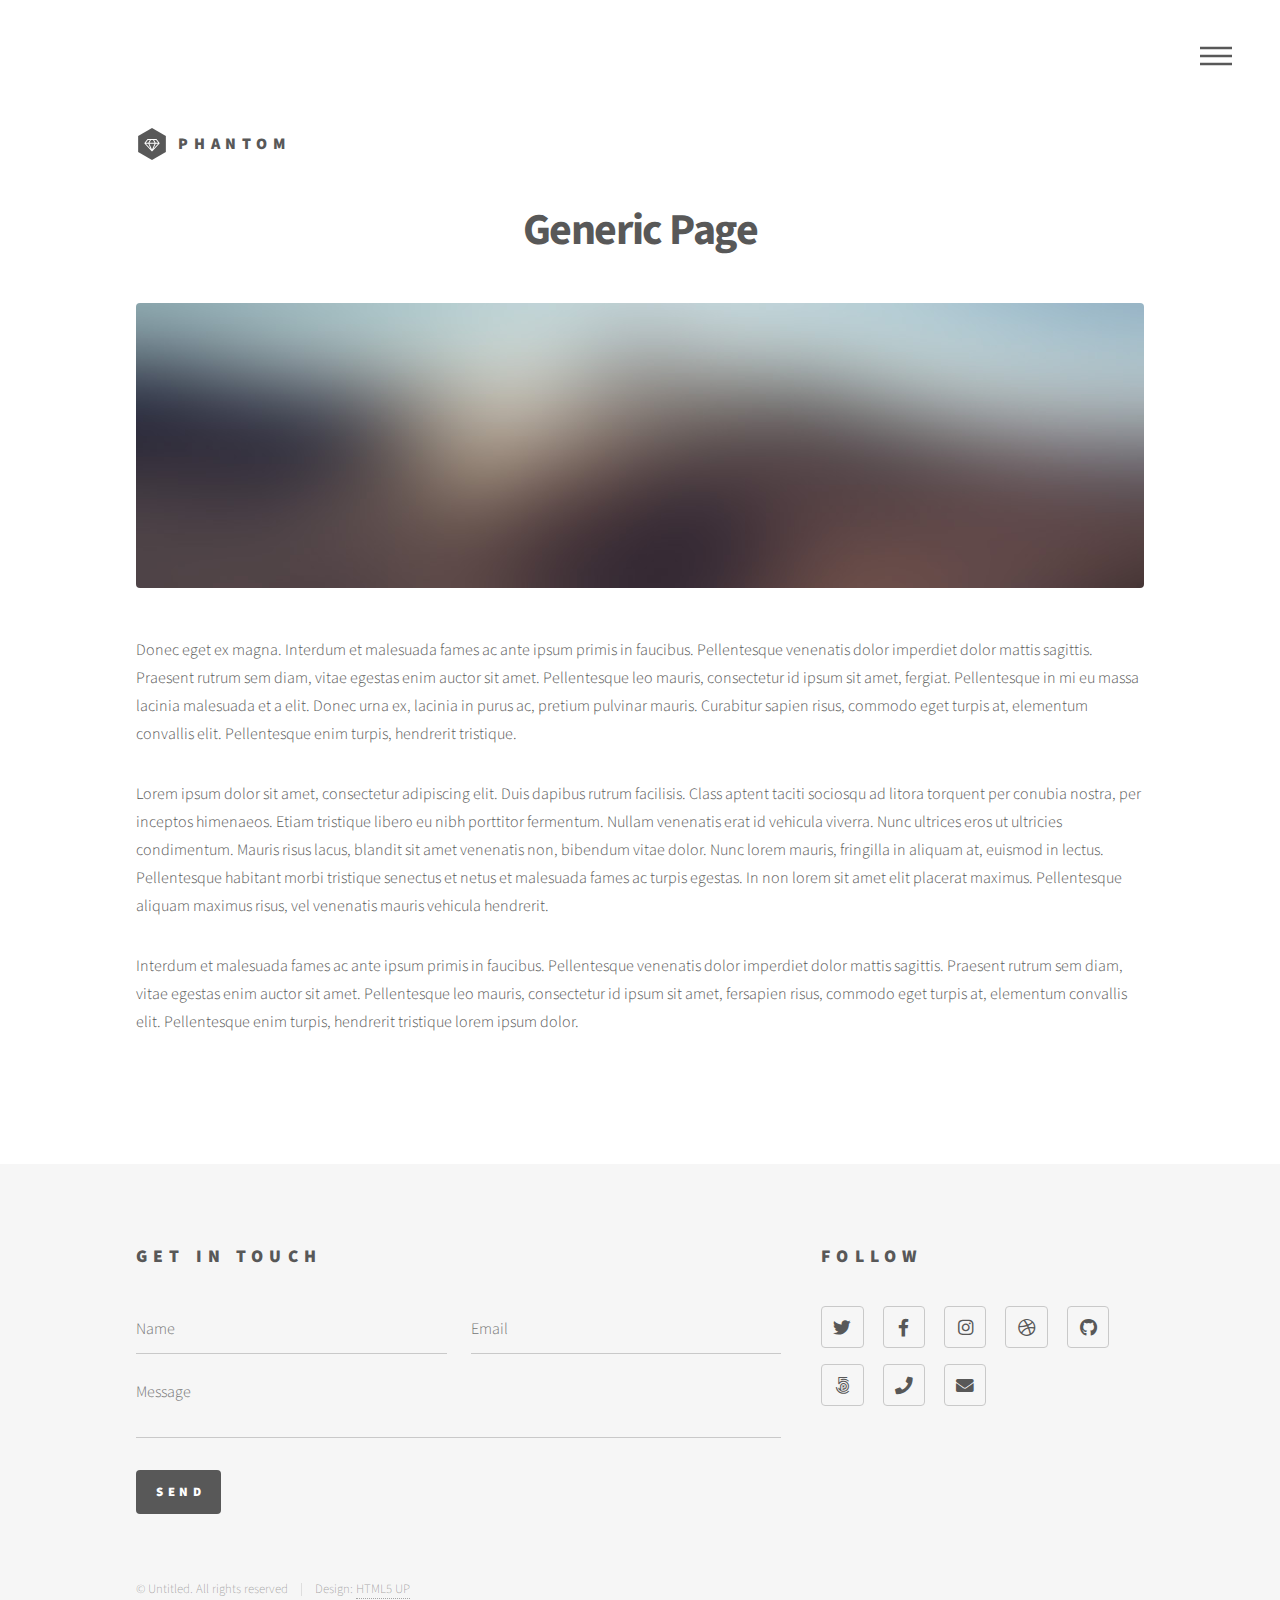
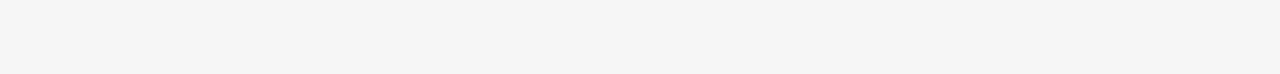
<file: generic.html>
<!DOCTYPE HTML>
<!--
	Phantom by HTML5 UP
	html5up.net | @ajlkn
	Free for personal and commercial use under the CCA 3.0 license (html5up.net/license)
-->
<html>
	<head>
		<title>50Projects50Days</title>
		<meta charset="utf-8" />
		<meta name="viewport" content="width=device-width, initial-scale=1, user-scalable=no" />
		<link rel="stylesheet" href="assets/css/main.css" />
		<noscript><link rel="stylesheet" href="assets/css/noscript.css" /></noscript>
	</head>
	<body class="is-preload">
		<!-- Wrapper -->
			<div id="wrapper">

				<!-- Header -->
					<header id="header">
						<div class="inner">

							<!-- Logo -->
								<a href="index.html" class="logo">
									<span class="symbol"><img src="images/logo.svg" alt="" /></span><span class="title">Phantom</span>
								</a>

							<!-- Nav -->
								<nav>
									<ul>
										<li><a href="#menu">Menu</a></li>
									</ul>
								</nav>

						</div>
					</header>

				<!-- Menu -->
					<nav id="menu">
						<h2>Menu</h2>
						<ul>
							<li><a href="index.html">Home</a></li>
							<li><a href="generic.html">Ipsum veroeros</a></li>
							<li><a href="generic.html">Tempus etiam</a></li>
							<li><a href="generic.html">Consequat dolor</a></li>
							<li><a href="elements.html">Elements</a></li>
						</ul>
					</nav>

				<!-- Main -->
					<div id="main">
						<div class="inner">
							<h1>Generic Page</h1>
							<span class="image main"><img src="images/pic13.jpg" alt="" /></span>
							<p>Donec eget ex magna. Interdum et malesuada fames ac ante ipsum primis in faucibus. Pellentesque venenatis dolor imperdiet dolor mattis sagittis. Praesent rutrum sem diam, vitae egestas enim auctor sit amet. Pellentesque leo mauris, consectetur id ipsum sit amet, fergiat. Pellentesque in mi eu massa lacinia malesuada et a elit. Donec urna ex, lacinia in purus ac, pretium pulvinar mauris. Curabitur sapien risus, commodo eget turpis at, elementum convallis elit. Pellentesque enim turpis, hendrerit tristique.</p>
							<p>Lorem ipsum dolor sit amet, consectetur adipiscing elit. Duis dapibus rutrum facilisis. Class aptent taciti sociosqu ad litora torquent per conubia nostra, per inceptos himenaeos. Etiam tristique libero eu nibh porttitor fermentum. Nullam venenatis erat id vehicula viverra. Nunc ultrices eros ut ultricies condimentum. Mauris risus lacus, blandit sit amet venenatis non, bibendum vitae dolor. Nunc lorem mauris, fringilla in aliquam at, euismod in lectus. Pellentesque habitant morbi tristique senectus et netus et malesuada fames ac turpis egestas. In non lorem sit amet elit placerat maximus. Pellentesque aliquam maximus risus, vel venenatis mauris vehicula hendrerit.</p>
							<p>Interdum et malesuada fames ac ante ipsum primis in faucibus. Pellentesque venenatis dolor imperdiet dolor mattis sagittis. Praesent rutrum sem diam, vitae egestas enim auctor sit amet. Pellentesque leo mauris, consectetur id ipsum sit amet, fersapien risus, commodo eget turpis at, elementum convallis elit. Pellentesque enim turpis, hendrerit tristique lorem ipsum dolor.</p>
						</div>
					</div>

				<!-- Footer -->
					<footer id="footer">
						<div class="inner">
							<section>
								<h2>Get in touch</h2>
								<form method="post" action="#">
									<div class="fields">
										<div class="field half">
											<input type="text" name="name" id="name" placeholder="Name" />
										</div>
										<div class="field half">
											<input type="email" name="email" id="email" placeholder="Email" />
										</div>
										<div class="field">
											<textarea name="message" id="message" placeholder="Message"></textarea>
										</div>
									</div>
									<ul class="actions">
										<li><input type="submit" value="Send" class="primary" /></li>
									</ul>
								</form>
							</section>
							<section>
								<h2>Follow</h2>
								<ul class="icons">
									<li><a href="#" class="icon brands style2 fa-twitter"><span class="label">Twitter</span></a></li>
									<li><a href="#" class="icon brands style2 fa-facebook-f"><span class="label">Facebook</span></a></li>
									<li><a href="#" class="icon brands style2 fa-instagram"><span class="label">Instagram</span></a></li>
									<li><a href="#" class="icon brands style2 fa-dribbble"><span class="label">Dribbble</span></a></li>
									<li><a href="#" class="icon brands style2 fa-github"><span class="label">GitHub</span></a></li>
									<li><a href="#" class="icon brands style2 fa-500px"><span class="label">500px</span></a></li>
									<li><a href="#" class="icon solid style2 fa-phone"><span class="label">Phone</span></a></li>
									<li><a href="#" class="icon solid style2 fa-envelope"><span class="label">Email</span></a></li>
								</ul>
							</section>
							<ul class="copyright">
								<li>&copy; Untitled. All rights reserved</li><li>Design: <a href="http://html5up.net">HTML5 UP</a></li>
							</ul>
						</div>
					</footer>

			</div>

		<!-- Scripts -->
			<script src="assets/js/jquery.min.js"></script>
			<script src="assets/js/browser.min.js"></script>
			<script src="assets/js/breakpoints.min.js"></script>
			<script src="assets/js/util.js"></script>
			<script src="assets/js/main.js"></script>

	</body>
</html>
</file>
<file: assets/css/noscript.css>
/*
	Phantom by HTML5 UP
	html5up.net | @ajlkn
	Free for personal and commercial use under the CCA 3.0 license (html5up.net/license)
*/

/* Tiles */

	body.is-preload .tiles article {
		-moz-transform: none;
		-webkit-transform: none;
		-ms-transform: none;
		transform: none;
		opacity: 1;
	}
</file>
<file: assets/css/main.css>
@import url(fontawesome-all.min.css);
@import url("https://fonts.googleapis.com/css?family=Source+Sans+Pro:300,700,900");

/*
	Phantom by HTML5 UP
	html5up.net | @ajlkn
	Free for personal and commercial use under the CCA 3.0 license (html5up.net/license)
*/

html, body, div, span, applet, object,
iframe, h1, h2, h3, h4, h5, h6, p, blockquote,
pre, a, abbr, acronym, address, big, cite,
code, del, dfn, em, img, ins, kbd, q, s, samp,
small, strike, strong, sub, sup, tt, var, b,
u, i, center, dl, dt, dd, ol, ul, li, fieldset,
form, label, legend, table, caption, tbody,
tfoot, thead, tr, th, td, article, aside,
canvas, details, embed, figure, figcaption,
footer, header, hgroup, menu, nav, output, ruby,
section, summary, time, mark, audio, video {
	margin: 0;
	padding: 0;
	border: 0;
	font-size: 100%;
	font: inherit;
	vertical-align: baseline;}

article, aside, details, figcaption, figure,
footer, header, hgroup, menu, nav, section {
	display: block;}

body {
	line-height: 1;
}

h1{
	text-align: center;
}

ol, ul {
	list-style: none;
}

blockquote, q {
	quotes: none;
}

	blockquote:before, blockquote:after, q:before, q:after {
		content: '';
		content: none;
	}

table {
	border-collapse: collapse;
	border-spacing: 0;
}

body {
	-webkit-text-size-adjust: none;
}

mark {
	background-color: transparent;
	color: inherit;
}

input::-moz-focus-inner {
	border: 0;
	padding: 0;
}

input, select, textarea {
	-moz-appearance: none;
	-webkit-appearance: none;
	-ms-appearance: none;
	appearance: none;
}

/* Basic */

	@-ms-viewport {
		width: device-width;
	}

	body {
		-ms-overflow-style: scrollbar;
	}

	@media screen and (max-width: 480px) {

		html, body {
			min-width: 320px;
		}

	}

	html {
		box-sizing: border-box;
	}

	*, *:before, *:after {
		box-sizing: inherit;
	}

	body {
		background: #ffffff;
	}

		body.is-preload *, body.is-preload *:before, body.is-preload *:after {
			-moz-animation: none !important;
			-webkit-animation: none !important;
			-ms-animation: none !important;
			animation: none !important;
			-moz-transition: none !important;
			-webkit-transition: none !important;
			-ms-transition: none !important;
			transition: none !important;
		}

/* Type */

	body, input, select, textarea {
		color: #585858;
		font-family: "Source Sans Pro", Helvetica, sans-serif;
		font-size: 16pt;
		font-weight: 300;
		line-height: 1.75;
	}

		@media screen and (max-width: 1680px) {

			body, input, select, textarea {
				font-size: 14pt;
			}

		}

		@media screen and (max-width: 1280px) {

			body, input, select, textarea {
				font-size: 12pt;
			}

		}

	a {
		-moz-transition: border-bottom-color 0.2s ease, color 0.2s ease;
		-webkit-transition: border-bottom-color 0.2s ease, color 0.2s ease;
		-ms-transition: border-bottom-color 0.2s ease, color 0.2s ease;
		transition: border-bottom-color 0.2s ease, color 0.2s ease;
		text-decoration: none;
		color: #585858;
		border-bottom: dotted 1px rgba(88, 88, 88, 0.5);
	}

		a:hover {
			border-bottom-color: transparent;
			color: #f2849e !important;
		}

	strong, b {
		font-weight: 900;
	}

	em, i {
		font-style: italic;
	}

	p {
		margin: 0 0 2em 0;
	}

	h1 {
		font-size: 2.75em;
		font-weight: 700;
		line-height: 1.3;
		margin: 0 0 1em 0;
		letter-spacing: -0.035em;
	}

		h1 a {
			color: inherit;
		}

		@media screen and (max-width: 736px) {

			h1 {
				font-size: 2em;
				margin: 0 0 1em 0;
			}

		}

		@media screen and (max-width: 360px) {

			h1 {
				font-size: 1.75em;
			}

		}

	h2, h3, h4, h5, h6 {
		font-weight: 900;
		line-height: 1.5;
		margin: 0 0 2em 0;
		text-transform: uppercase;
		letter-spacing: 0.35em;
	}

		h2 a, h3 a, h4 a, h5 a, h6 a {
			color: inherit;
		}

	h2 {
		font-size: 1.1em;
	}

	h3 {
		font-size: 1em;
	}

	h4 {
		font-size: 0.8em;
	}

	h5 {
		font-size: 0.8em;
	}

	h6 {
		font-size: 0.8em;
	}

	@media screen and (max-width: 980px) {

		h1 br, h2 br, h3 br, h4 br, h5 br, h6 br {
			display: none;
		}

	}

	@media screen and (max-width: 736px) {

		h2 {
			font-size: 1em;
		}

		h3 {
			font-size: 0.8em;
		}

	}

	sub {
		font-size: 0.8em;
		position: relative;
		top: 0.5em;
	}

	sup {
		font-size: 0.8em;
		position: relative;
		top: -0.5em;
	}

	blockquote {
		border-left: solid 4px #c9c9c9;
		font-style: italic;
		margin: 0 0 2em 0;
		padding: 0.5em 0 0.5em 2em;
	}

	code {
		background: rgba(144, 144, 144, 0.075);
		border-radius: 4px;
		border: solid 1px #c9c9c9;
		font-family: "Courier New", monospace;
		font-size: 0.9em;
		margin: 0 0.25em;
		padding: 0.25em 0.65em;
	}

	pre {
		-webkit-overflow-scrolling: touch;
		font-family: "Courier New", monospace;
		font-size: 0.9em;
		margin: 0 0 2em 0;
	}

		pre code {
			display: block;
			line-height: 1.75;
			padding: 1em 1.5em;
			overflow-x: auto;
		}

	hr {
		border: 0;
		border-bottom: solid 1px #c9c9c9;
		margin: 2em 0;
	}

		hr.major {
			margin: 3em 0;
		}

	.align-left {
		text-align: left;
	}

	.align-center {
		text-align: center;
	}

	.align-right {
		text-align: right;
	}

/* Row */

	.row {
		display: flex;
		flex-wrap: wrap;
		box-sizing: border-box;
		align-items: stretch;
	}

		.row > * {
			box-sizing: border-box;
		}

		.row.gtr-uniform > * > :last-child {
			margin-bottom: 0;
		}

		.row.aln-left {
			justify-content: flex-start;
		}

		.row.aln-center {
			justify-content: center;
		}

		.row.aln-right {
			justify-content: flex-end;
		}

		.row.aln-top {
			align-items: flex-start;
		}

		.row.aln-middle {
			align-items: center;
		}

		.row.aln-bottom {
			align-items: flex-end;
		}

		.row > .imp {
			order: -1;
		}

		.row > .col-1 {
			width: 8.33333%;
		}

		.row > .off-1 {
			margin-left: 8.33333%;
		}

		.row > .col-2 {
			width: 16.66667%;
		}

		.row > .off-2 {
			margin-left: 16.66667%;
		}

		.row > .col-3 {
			width: 25%;
		}

		.row > .off-3 {
			margin-left: 25%;
		}

		.row > .col-4 {
			width: 33.33333%;
		}

		.row > .off-4 {
			margin-left: 33.33333%;
		}

		.row > .col-5 {
			width: 41.66667%;
		}

		.row > .off-5 {
			margin-left: 41.66667%;
		}

		.row > .col-6 {
			width: 50%;
		}

		.row > .off-6 {
			margin-left: 50%;
		}

		.row > .col-7 {
			width: 58.33333%;
		}

		.row > .off-7 {
			margin-left: 58.33333%;
		}

		.row > .col-8 {
			width: 66.66667%;
		}

		.row > .off-8 {
			margin-left: 66.66667%;
		}

		.row > .col-9 {
			width: 75%;
		}

		.row > .off-9 {
			margin-left: 75%;
		}

		.row > .col-10 {
			width: 83.33333%;
		}

		.row > .off-10 {
			margin-left: 83.33333%;
		}

		.row > .col-11 {
			width: 91.66667%;
		}

		.row > .off-11 {
			margin-left: 91.66667%;
		}

		.row > .col-12 {
			width: 100%;
		}

		.row > .off-12 {
			margin-left: 100%;
		}

		.row.gtr-0 {
			margin-top: 0;
			margin-left: 0em;
		}

			.row.gtr-0 > * {
				padding: 0 0 0 0em;
			}

			.row.gtr-0.gtr-uniform {
				margin-top: 0em;
			}

				.row.gtr-0.gtr-uniform > * {
					padding-top: 0em;
				}

		.row.gtr-25 {
			margin-top: 0;
			margin-left: -0.5em;
		}

			.row.gtr-25 > * {
				padding: 0 0 0 0.5em;
			}

			.row.gtr-25.gtr-uniform {
				margin-top: -0.5em;
			}

				.row.gtr-25.gtr-uniform > * {
					padding-top: 0.5em;
				}

		.row.gtr-50 {
			margin-top: 0;
			margin-left: -1em;
		}

			.row.gtr-50 > * {
				padding: 0 0 0 1em;
			}

			.row.gtr-50.gtr-uniform {
				margin-top: -1em;
			}

				.row.gtr-50.gtr-uniform > * {
					padding-top: 1em;
				}

		.row {
			margin-top: 0;
			margin-left: -2em;
		}

			.row > * {
				padding: 0 0 0 2em;
			}

			.row.gtr-uniform {
				margin-top: -2em;
			}

				.row.gtr-uniform > * {
					padding-top: 2em;
				}

		.row.gtr-150 {
			margin-top: 0;
			margin-left: -3em;
		}

			.row.gtr-150 > * {
				padding: 0 0 0 3em;
			}

			.row.gtr-150.gtr-uniform {
				margin-top: -3em;
			}

				.row.gtr-150.gtr-uniform > * {
					padding-top: 3em;
				}

		.row.gtr-200 {
			margin-top: 0;
			margin-left: -4em;
		}

			.row.gtr-200 > * {
				padding: 0 0 0 4em;
			}

			.row.gtr-200.gtr-uniform {
				margin-top: -4em;
			}

				.row.gtr-200.gtr-uniform > * {
					padding-top: 4em;
				}

		@media screen and (max-width: 1680px) {

			.row {
				display: flex;
				flex-wrap: wrap;
				box-sizing: border-box;
				align-items: stretch;
			}

				.row > * {
					box-sizing: border-box;
				}

				.row.gtr-uniform > * > :last-child {
					margin-bottom: 0;
				}

				.row.aln-left {
					justify-content: flex-start;
				}

				.row.aln-center {
					justify-content: center;
				}

				.row.aln-right {
					justify-content: flex-end;
				}

				.row.aln-top {
					align-items: flex-start;
				}

				.row.aln-middle {
					align-items: center;
				}

				.row.aln-bottom {
					align-items: flex-end;
				}

				.row > .imp-xlarge {
					order: -1;
				}

				.row > .col-1-xlarge {
					width: 8.33333%;
				}

				.row > .off-1-xlarge {
					margin-left: 8.33333%;
				}

				.row > .col-2-xlarge {
					width: 16.66667%;
				}

				.row > .off-2-xlarge {
					margin-left: 16.66667%;
				}

				.row > .col-3-xlarge {
					width: 25%;
				}

				.row > .off-3-xlarge {
					margin-left: 25%;
				}

				.row > .col-4-xlarge {
					width: 33.33333%;
				}

				.row > .off-4-xlarge {
					margin-left: 33.33333%;
				}

				.row > .col-5-xlarge {
					width: 41.66667%;
				}

				.row > .off-5-xlarge {
					margin-left: 41.66667%;
				}

				.row > .col-6-xlarge {
					width: 50%;
				}

				.row > .off-6-xlarge {
					margin-left: 50%;
				}

				.row > .col-7-xlarge {
					width: 58.33333%;
				}

				.row > .off-7-xlarge {
					margin-left: 58.33333%;
				}

				.row > .col-8-xlarge {
					width: 66.66667%;
				}

				.row > .off-8-xlarge {
					margin-left: 66.66667%;
				}

				.row > .col-9-xlarge {
					width: 75%;
				}

				.row > .off-9-xlarge {
					margin-left: 75%;
				}

				.row > .col-10-xlarge {
					width: 83.33333%;
				}

				.row > .off-10-xlarge {
					margin-left: 83.33333%;
				}

				.row > .col-11-xlarge {
					width: 91.66667%;
				}

				.row > .off-11-xlarge {
					margin-left: 91.66667%;
				}

				.row > .col-12-xlarge {
					width: 100%;
				}

				.row > .off-12-xlarge {
					margin-left: 100%;
				}

				.row.gtr-0 {
					margin-top: 0;
					margin-left: 0em;
				}

					.row.gtr-0 > * {
						padding: 0 0 0 0em;
					}

					.row.gtr-0.gtr-uniform {
						margin-top: 0em;
					}

						.row.gtr-0.gtr-uniform > * {
							padding-top: 0em;
						}

				.row.gtr-25 {
					margin-top: 0;
					margin-left: -0.5em;
				}

					.row.gtr-25 > * {
						padding: 0 0 0 0.5em;
					}

					.row.gtr-25.gtr-uniform {
						margin-top: -0.5em;
					}

						.row.gtr-25.gtr-uniform > * {
							padding-top: 0.5em;
						}

				.row.gtr-50 {
					margin-top: 0;
					margin-left: -1em;
				}

					.row.gtr-50 > * {
						padding: 0 0 0 1em;
					}

					.row.gtr-50.gtr-uniform {
						margin-top: -1em;
					}

						.row.gtr-50.gtr-uniform > * {
							padding-top: 1em;
						}

				.row {
					margin-top: 0;
					margin-left: -2em;
				}

					.row > * {
						padding: 0 0 0 2em;
					}

					.row.gtr-uniform {
						margin-top: -2em;
					}

						.row.gtr-uniform > * {
							padding-top: 2em;
						}

				.row.gtr-150 {
					margin-top: 0;
					margin-left: -3em;
				}

					.row.gtr-150 > * {
						padding: 0 0 0 3em;
					}

					.row.gtr-150.gtr-uniform {
						margin-top: -3em;
					}

						.row.gtr-150.gtr-uniform > * {
							padding-top: 3em;
						}

				.row.gtr-200 {
					margin-top: 0;
					margin-left: -4em;
				}

					.row.gtr-200 > * {
						padding: 0 0 0 4em;
					}

					.row.gtr-200.gtr-uniform {
						margin-top: -4em;
					}

						.row.gtr-200.gtr-uniform > * {
							padding-top: 4em;
						}

		}

		@media screen and (max-width: 1280px) {

			.row {
				display: flex;
				flex-wrap: wrap;
				box-sizing: border-box;
				align-items: stretch;
			}

				.row > * {
					box-sizing: border-box;
				}

				.row.gtr-uniform > * > :last-child {
					margin-bottom: 0;
				}

				.row.aln-left {
					justify-content: flex-start;
				}

				.row.aln-center {
					justify-content: center;
				}

				.row.aln-right {
					justify-content: flex-end;
				}

				.row.aln-top {
					align-items: flex-start;
				}

				.row.aln-middle {
					align-items: center;
				}

				.row.aln-bottom {
					align-items: flex-end;
				}

				.row > .imp-large {
					order: -1;
				}

				.row > .col-1-large {
					width: 8.33333%;
				}

				.row > .off-1-large {
					margin-left: 8.33333%;
				}

				.row > .col-2-large {
					width: 16.66667%;
				}

				.row > .off-2-large {
					margin-left: 16.66667%;
				}

				.row > .col-3-large {
					width: 25%;
				}

				.row > .off-3-large {
					margin-left: 25%;
				}

				.row > .col-4-large {
					width: 33.33333%;
				}

				.row > .off-4-large {
					margin-left: 33.33333%;
				}

				.row > .col-5-large {
					width: 41.66667%;
				}

				.row > .off-5-large {
					margin-left: 41.66667%;
				}

				.row > .col-6-large {
					width: 50%;
				}

				.row > .off-6-large {
					margin-left: 50%;
				}

				.row > .col-7-large {
					width: 58.33333%;
				}

				.row > .off-7-large {
					margin-left: 58.33333%;
				}

				.row > .col-8-large {
					width: 66.66667%;
				}

				.row > .off-8-large {
					margin-left: 66.66667%;
				}

				.row > .col-9-large {
					width: 75%;
				}

				.row > .off-9-large {
					margin-left: 75%;
				}

				.row > .col-10-large {
					width: 83.33333%;
				}

				.row > .off-10-large {
					margin-left: 83.33333%;
				}

				.row > .col-11-large {
					width: 91.66667%;
				}

				.row > .off-11-large {
					margin-left: 91.66667%;
				}

				.row > .col-12-large {
					width: 100%;
				}

				.row > .off-12-large {
					margin-left: 100%;
				}

				.row.gtr-0 {
					margin-top: 0;
					margin-left: 0em;
				}

					.row.gtr-0 > * {
						padding: 0 0 0 0em;
					}

					.row.gtr-0.gtr-uniform {
						margin-top: 0em;
					}

						.row.gtr-0.gtr-uniform > * {
							padding-top: 0em;
						}

				.row.gtr-25 {
					margin-top: 0;
					margin-left: -0.5em;
				}

					.row.gtr-25 > * {
						padding: 0 0 0 0.5em;
					}

					.row.gtr-25.gtr-uniform {
						margin-top: -0.5em;
					}

						.row.gtr-25.gtr-uniform > * {
							padding-top: 0.5em;
						}

				.row.gtr-50 {
					margin-top: 0;
					margin-left: -1em;
				}

					.row.gtr-50 > * {
						padding: 0 0 0 1em;
					}

					.row.gtr-50.gtr-uniform {
						margin-top: -1em;
					}

						.row.gtr-50.gtr-uniform > * {
							padding-top: 1em;
						}

				.row {
					margin-top: 0;
					margin-left: -2em;
				}

					.row > * {
						padding: 0 0 0 2em;
					}

					.row.gtr-uniform {
						margin-top: -2em;
					}

						.row.gtr-uniform > * {
							padding-top: 2em;
						}

				.row.gtr-150 {
					margin-top: 0;
					margin-left: -3em;
				}

					.row.gtr-150 > * {
						padding: 0 0 0 3em;
					}

					.row.gtr-150.gtr-uniform {
						margin-top: -3em;
					}

						.row.gtr-150.gtr-uniform > * {
							padding-top: 3em;
						}

				.row.gtr-200 {
					margin-top: 0;
					margin-left: -4em;
				}

					.row.gtr-200 > * {
						padding: 0 0 0 4em;
					}

					.row.gtr-200.gtr-uniform {
						margin-top: -4em;
					}

						.row.gtr-200.gtr-uniform > * {
							padding-top: 4em;
						}

		}

		@media screen and (max-width: 980px) {

			.row {
				display: flex;
				flex-wrap: wrap;
				box-sizing: border-box;
				align-items: stretch;
			}

				.row > * {
					box-sizing: border-box;
				}

				.row.gtr-uniform > * > :last-child {
					margin-bottom: 0;
				}

				.row.aln-left {
					justify-content: flex-start;
				}

				.row.aln-center {
					justify-content: center;
				}

				.row.aln-right {
					justify-content: flex-end;
				}

				.row.aln-top {
					align-items: flex-start;
				}

				.row.aln-middle {
					align-items: center;
				}

				.row.aln-bottom {
					align-items: flex-end;
				}

				.row > .imp-medium {
					order: -1;
				}

				.row > .col-1-medium {
					width: 8.33333%;
				}

				.row > .off-1-medium {
					margin-left: 8.33333%;
				}

				.row > .col-2-medium {
					width: 16.66667%;
				}

				.row > .off-2-medium {
					margin-left: 16.66667%;
				}

				.row > .col-3-medium {
					width: 25%;
				}

				.row > .off-3-medium {
					margin-left: 25%;
				}

				.row > .col-4-medium {
					width: 33.33333%;
				}

				.row > .off-4-medium {
					margin-left: 33.33333%;
				}

				.row > .col-5-medium {
					width: 41.66667%;
				}

				.row > .off-5-medium {
					margin-left: 41.66667%;
				}

				.row > .col-6-medium {
					width: 50%;
				}

				.row > .off-6-medium {
					margin-left: 50%;
				}

				.row > .col-7-medium {
					width: 58.33333%;
				}

				.row > .off-7-medium {
					margin-left: 58.33333%;
				}

				.row > .col-8-medium {
					width: 66.66667%;
				}

				.row > .off-8-medium {
					margin-left: 66.66667%;
				}

				.row > .col-9-medium {
					width: 75%;
				}

				.row > .off-9-medium {
					margin-left: 75%;
				}

				.row > .col-10-medium {
					width: 83.33333%;
				}

				.row > .off-10-medium {
					margin-left: 83.33333%;
				}

				.row > .col-11-medium {
					width: 91.66667%;
				}

				.row > .off-11-medium {
					margin-left: 91.66667%;
				}

				.row > .col-12-medium {
					width: 100%;
				}

				.row > .off-12-medium {
					margin-left: 100%;
				}

				.row.gtr-0 {
					margin-top: 0;
					margin-left: 0em;
				}

					.row.gtr-0 > * {
						padding: 0 0 0 0em;
					}

					.row.gtr-0.gtr-uniform {
						margin-top: 0em;
					}

						.row.gtr-0.gtr-uniform > * {
							padding-top: 0em;
						}

				.row.gtr-25 {
					margin-top: 0;
					margin-left: -0.375em;
				}

					.row.gtr-25 > * {
						padding: 0 0 0 0.375em;
					}

					.row.gtr-25.gtr-uniform {
						margin-top: -0.375em;
					}

						.row.gtr-25.gtr-uniform > * {
							padding-top: 0.375em;
						}

				.row.gtr-50 {
					margin-top: 0;
					margin-left: -0.75em;
				}

					.row.gtr-50 > * {
						padding: 0 0 0 0.75em;
					}

					.row.gtr-50.gtr-uniform {
						margin-top: -0.75em;
					}

						.row.gtr-50.gtr-uniform > * {
							padding-top: 0.75em;
						}

				.row {
					margin-top: 0;
					margin-left: -1.5em;
				}

					.row > * {
						padding: 0 0 0 1.5em;
					}

					.row.gtr-uniform {
						margin-top: -1.5em;
					}

						.row.gtr-uniform > * {
							padding-top: 1.5em;
						}

				.row.gtr-150 {
					margin-top: 0;
					margin-left: -2.25em;
				}

					.row.gtr-150 > * {
						padding: 0 0 0 2.25em;
					}

					.row.gtr-150.gtr-uniform {
						margin-top: -2.25em;
					}

						.row.gtr-150.gtr-uniform > * {
							padding-top: 2.25em;
						}

				.row.gtr-200 {
					margin-top: 0;
					margin-left: -3em;
				}

					.row.gtr-200 > * {
						padding: 0 0 0 3em;
					}

					.row.gtr-200.gtr-uniform {
						margin-top: -3em;
					}

						.row.gtr-200.gtr-uniform > * {
							padding-top: 3em;
						}

		}

		@media screen and (max-width: 736px) {

			.row {
				display: flex;
				flex-wrap: wrap;
				box-sizing: border-box;
				align-items: stretch;
			}

				.row > * {
					box-sizing: border-box;
				}

				.row.gtr-uniform > * > :last-child {
					margin-bottom: 0;
				}

				.row.aln-left {
					justify-content: flex-start;
				}

				.row.aln-center {
					justify-content: center;
				}

				.row.aln-right {
					justify-content: flex-end;
				}

				.row.aln-top {
					align-items: flex-start;
				}

				.row.aln-middle {
					align-items: center;
				}

				.row.aln-bottom {
					align-items: flex-end;
				}

				.row > .imp-small {
					order: -1;
				}

				.row > .col-1-small {
					width: 8.33333%;
				}

				.row > .off-1-small {
					margin-left: 8.33333%;
				}

				.row > .col-2-small {
					width: 16.66667%;
				}

				.row > .off-2-small {
					margin-left: 16.66667%;
				}

				.row > .col-3-small {
					width: 25%;
				}

				.row > .off-3-small {
					margin-left: 25%;
				}

				.row > .col-4-small {
					width: 33.33333%;
				}

				.row > .off-4-small {
					margin-left: 33.33333%;
				}

				.row > .col-5-small {
					width: 41.66667%;
				}

				.row > .off-5-small {
					margin-left: 41.66667%;
				}

				.row > .col-6-small {
					width: 50%;
				}

				.row > .off-6-small {
					margin-left: 50%;
				}

				.row > .col-7-small {
					width: 58.33333%;
				}

				.row > .off-7-small {
					margin-left: 58.33333%;
				}

				.row > .col-8-small {
					width: 66.66667%;
				}

				.row > .off-8-small {
					margin-left: 66.66667%;
				}

				.row > .col-9-small {
					width: 75%;
				}

				.row > .off-9-small {
					margin-left: 75%;
				}

				.row > .col-10-small {
					width: 83.33333%;
				}

				.row > .off-10-small {
					margin-left: 83.33333%;
				}

				.row > .col-11-small {
					width: 91.66667%;
				}

				.row > .off-11-small {
					margin-left: 91.66667%;
				}

				.row > .col-12-small {
					width: 100%;
				}

				.row > .off-12-small {
					margin-left: 100%;
				}

				.row.gtr-0 {
					margin-top: 0;
					margin-left: 0em;
				}

					.row.gtr-0 > * {
						padding: 0 0 0 0em;
					}

					.row.gtr-0.gtr-uniform {
						margin-top: 0em;
					}

						.row.gtr-0.gtr-uniform > * {
							padding-top: 0em;
						}

				.row.gtr-25 {
					margin-top: 0;
					margin-left: -0.25em;
				}

					.row.gtr-25 > * {
						padding: 0 0 0 0.25em;
					}

					.row.gtr-25.gtr-uniform {
						margin-top: -0.25em;
					}

						.row.gtr-25.gtr-uniform > * {
							padding-top: 0.25em;
						}

				.row.gtr-50 {
					margin-top: 0;
					margin-left: -0.5em;
				}

					.row.gtr-50 > * {
						padding: 0 0 0 0.5em;
					}

					.row.gtr-50.gtr-uniform {
						margin-top: -0.5em;
					}

						.row.gtr-50.gtr-uniform > * {
							padding-top: 0.5em;
						}

				.row {
					margin-top: 0;
					margin-left: -1em;
				}

					.row > * {
						padding: 0 0 0 1em;
					}

					.row.gtr-uniform {
						margin-top: -1em;
					}

						.row.gtr-uniform > * {
							padding-top: 1em;
						}

				.row.gtr-150 {
					margin-top: 0;
					margin-left: -1.5em;
				}

					.row.gtr-150 > * {
						padding: 0 0 0 1.5em;
					}

					.row.gtr-150.gtr-uniform {
						margin-top: -1.5em;
					}

						.row.gtr-150.gtr-uniform > * {
							padding-top: 1.5em;
						}

				.row.gtr-200 {
					margin-top: 0;
					margin-left: -2em;
				}

					.row.gtr-200 > * {
						padding: 0 0 0 2em;
					}

					.row.gtr-200.gtr-uniform {
						margin-top: -2em;
					}

						.row.gtr-200.gtr-uniform > * {
							padding-top: 2em;
						}

		}

		@media screen and (max-width: 480px) {

			.row {
				display: flex;
				flex-wrap: wrap;
				box-sizing: border-box;
				align-items: stretch;
			}

				.row > * {
					box-sizing: border-box;
				}

				.row.gtr-uniform > * > :last-child {
					margin-bottom: 0;
				}

				.row.aln-left {
					justify-content: flex-start;
				}

				.row.aln-center {
					justify-content: center;
				}

				.row.aln-right {
					justify-content: flex-end;
				}

				.row.aln-top {
					align-items: flex-start;
				}

				.row.aln-middle {
					align-items: center;
				}

				.row.aln-bottom {
					align-items: flex-end;
				}

				.row > .imp-xsmall {
					order: -1;
				}

				.row > .col-1-xsmall {
					width: 8.33333%;
				}

				.row > .off-1-xsmall {
					margin-left: 8.33333%;
				}

				.row > .col-2-xsmall {
					width: 16.66667%;
				}

				.row > .off-2-xsmall {
					margin-left: 16.66667%;
				}

				.row > .col-3-xsmall {
					width: 25%;
				}

				.row > .off-3-xsmall {
					margin-left: 25%;
				}

				.row > .col-4-xsmall {
					width: 33.33333%;
				}

				.row > .off-4-xsmall {
					margin-left: 33.33333%;
				}

				.row > .col-5-xsmall {
					width: 41.66667%;
				}

				.row > .off-5-xsmall {
					margin-left: 41.66667%;
				}

				.row > .col-6-xsmall {
					width: 50%;
				}

				.row > .off-6-xsmall {
					margin-left: 50%;
				}

				.row > .col-7-xsmall {
					width: 58.33333%;
				}

				.row > .off-7-xsmall {
					margin-left: 58.33333%;
				}

				.row > .col-8-xsmall {
					width: 66.66667%;
				}

				.row > .off-8-xsmall {
					margin-left: 66.66667%;
				}

				.row > .col-9-xsmall {
					width: 75%;
				}

				.row > .off-9-xsmall {
					margin-left: 75%;
				}

				.row > .col-10-xsmall {
					width: 83.33333%;
				}

				.row > .off-10-xsmall {
					margin-left: 83.33333%;
				}

				.row > .col-11-xsmall {
					width: 91.66667%;
				}

				.row > .off-11-xsmall {
					margin-left: 91.66667%;
				}

				.row > .col-12-xsmall {
					width: 100%;
				}

				.row > .off-12-xsmall {
					margin-left: 100%;
				}

				.row.gtr-0 {
					margin-top: 0;
					margin-left: 0em;
				}

					.row.gtr-0 > * {
						padding: 0 0 0 0em;
					}

					.row.gtr-0.gtr-uniform {
						margin-top: 0em;
					}

						.row.gtr-0.gtr-uniform > * {
							padding-top: 0em;
						}

				.row.gtr-25 {
					margin-top: 0;
					margin-left: -0.25em;
				}

					.row.gtr-25 > * {
						padding: 0 0 0 0.25em;
					}

					.row.gtr-25.gtr-uniform {
						margin-top: -0.25em;
					}

						.row.gtr-25.gtr-uniform > * {
							padding-top: 0.25em;
						}

				.row.gtr-50 {
					margin-top: 0;
					margin-left: -0.5em;
				}

					.row.gtr-50 > * {
						padding: 0 0 0 0.5em;
					}

					.row.gtr-50.gtr-uniform {
						margin-top: -0.5em;
					}

						.row.gtr-50.gtr-uniform > * {
							padding-top: 0.5em;
						}

				.row {
					margin-top: 0;
					margin-left: -1em;
				}

					.row > * {
						padding: 0 0 0 1em;
					}

					.row.gtr-uniform {
						margin-top: -1em;
					}

						.row.gtr-uniform > * {
							padding-top: 1em;
						}

				.row.gtr-150 {
					margin-top: 0;
					margin-left: -1.5em;
				}

					.row.gtr-150 > * {
						padding: 0 0 0 1.5em;
					}

					.row.gtr-150.gtr-uniform {
						margin-top: -1.5em;
					}

						.row.gtr-150.gtr-uniform > * {
							padding-top: 1.5em;
						}

				.row.gtr-200 {
					margin-top: 0;
					margin-left: -2em;
				}

					.row.gtr-200 > * {
						padding: 0 0 0 2em;
					}

					.row.gtr-200.gtr-uniform {
						margin-top: -2em;
					}

						.row.gtr-200.gtr-uniform > * {
							padding-top: 2em;
						}

		}

/* Section/Article */

	section.special, article.special {
		text-align: center;
	}

	header p {
		margin-top: -1em;
	}

	@media screen and (max-width: 736px) {

		header p {
			margin-top: 0;
		}

	}

/* Icon */

	.icon {
		text-decoration: none;
		border-bottom: none;
		position: relative;
	}

		.icon:before {
			-moz-osx-font-smoothing: grayscale;
			-webkit-font-smoothing: antialiased;
			display: inline-block;
			font-style: normal;
			font-variant: normal;
			text-rendering: auto;
			line-height: 1;
			text-transform: none !important;
			font-family: 'Font Awesome 5 Free';
			font-weight: 400;
		}

		.icon > .label {
			display: none;
		}

		.icon:before {
			line-height: inherit;
		}

		.icon.solid:before {
			font-weight: 900;
		}

		.icon.brands:before {
			font-family: 'Font Awesome 5 Brands';
		}

		.icon.style2 {
			-moz-transition: background-color 0.2s ease-in-out, color 0.2s ease-in-out, border-color 0.2s ease-in-out;
			-webkit-transition: background-color 0.2s ease-in-out, color 0.2s ease-in-out, border-color 0.2s ease-in-out;
			-ms-transition: background-color 0.2s ease-in-out, color 0.2s ease-in-out, border-color 0.2s ease-in-out;
			transition: background-color 0.2s ease-in-out, color 0.2s ease-in-out, border-color 0.2s ease-in-out;
			background-color: transparent;
			border: solid 1px #c9c9c9;
			border-radius: 4px;
			width: 2.65em;
			height: 2.65em;
			display: inline-block;
			text-align: center;
			line-height: 2.65em;
			color: inherit;
		}

			.icon.style2:before {
				font-size: 1.1em;
			}

			.icon.style2:hover {
				color: #f2849e;
				border-color: #f2849e;
			}

			.icon.style2:active {
				background-color: rgba(242, 132, 158, 0.1);
			}

/* List */

	ol {
		list-style: decimal;
		margin: 0 0 2em 0;
		padding-left: 1.25em;
	}

		ol li {
			padding-left: 0.25em;
		}

	ul {
		list-style: disc;
		margin: 0 0 2em 0;
		padding-left: 1em;
	}

		ul li {
			padding-left: 0.5em;
		}

		ul.alt {
			list-style: none;
			padding-left: 0;
		}

			ul.alt li {
				border-top: solid 1px #c9c9c9;
				padding: 0.5em 0;
			}

				ul.alt li:first-child {
					border-top: 0;
					padding-top: 0;
				}

	dl {
		margin: 0 0 2em 0;
	}

		dl dt {
			display: block;
			font-weight: 900;
			margin: 0 0 1em 0;
		}

		dl dd {
			margin-left: 2em;
		}

/* Actions */

	ul.actions {
		display: -moz-flex;
		display: -webkit-flex;
		display: -ms-flex;
		display: flex;
		cursor: default;
		list-style: none;
		margin-left: -1em;
		padding-left: 0;
	}

		ul.actions li {
			padding: 0 0 0 1em;
			vertical-align: middle;
		}

		ul.actions.special {
			-moz-justify-content: center;
			-webkit-justify-content: center;
			-ms-justify-content: center;
			justify-content: center;
			width: 100%;
			margin-left: 0;
		}

			ul.actions.special li:first-child {
				padding-left: 0;
			}

		ul.actions.stacked {
			-moz-flex-direction: column;
			-webkit-flex-direction: column;
			-ms-flex-direction: column;
			flex-direction: column;
			margin-left: 0;
		}

			ul.actions.stacked li {
				padding: 1.3em 0 0 0;
			}

				ul.actions.stacked li:first-child {
					padding-top: 0;
				}

		ul.actions.fit {
			width: calc(100% + 1em);
		}

			ul.actions.fit li {
				-moz-flex-grow: 1;
				-webkit-flex-grow: 1;
				-ms-flex-grow: 1;
				flex-grow: 1;
				-moz-flex-shrink: 1;
				-webkit-flex-shrink: 1;
				-ms-flex-shrink: 1;
				flex-shrink: 1;
				width: 100%;
			}

				ul.actions.fit li > * {
					width: 100%;
				}

			ul.actions.fit.stacked {
				width: 100%;
			}

		@media screen and (max-width: 480px) {

			ul.actions:not(.fixed) {
				-moz-flex-direction: column;
				-webkit-flex-direction: column;
				-ms-flex-direction: column;
				flex-direction: column;
				margin-left: 0;
				width: 100% !important;
			}

				ul.actions:not(.fixed) li {
					-moz-flex-grow: 1;
					-webkit-flex-grow: 1;
					-ms-flex-grow: 1;
					flex-grow: 1;
					-moz-flex-shrink: 1;
					-webkit-flex-shrink: 1;
					-ms-flex-shrink: 1;
					flex-shrink: 1;
					padding: 1em 0 0 0;
					text-align: center;
					width: 100%;
				}

					ul.actions:not(.fixed) li > * {
						width: 100%;
					}

					ul.actions:not(.fixed) li:first-child {
						padding-top: 0;
					}

					ul.actions:not(.fixed) li input[type="submit"],
					ul.actions:not(.fixed) li input[type="reset"],
					ul.actions:not(.fixed) li input[type="button"],
					ul.actions:not(.fixed) li button,
					ul.actions:not(.fixed) li .button {
						width: 100%;
					}

						ul.actions:not(.fixed) li input[type="submit"].icon:before,
						ul.actions:not(.fixed) li input[type="reset"].icon:before,
						ul.actions:not(.fixed) li input[type="button"].icon:before,
						ul.actions:not(.fixed) li button.icon:before,
						ul.actions:not(.fixed) li .button.icon:before {
							margin-left: -0.5rem;
						}

		}

/* Icons */

	ul.icons {
		cursor: default;
		list-style: none;
		padding-left: 0;
		margin: -1em 0 2em -1em;
	}

		ul.icons li {
			display: inline-block;
			padding: 1em 0 0 1em;
		}

/* Form */

	form {
		margin: 0 0 2em 0;
		overflow-x: hidden;
	}

		form > :last-child {
			margin-bottom: 0;
		}

		form > .fields {
			display: -moz-flex;
			display: -webkit-flex;
			display: -ms-flex;
			display: flex;
			-moz-flex-wrap: wrap;
			-webkit-flex-wrap: wrap;
			-ms-flex-wrap: wrap;
			flex-wrap: wrap;
			width: calc(100% + 3em);
			margin: -1.5em 0 2em -1.5em;
		}

			form > .fields > .field {
				-moz-flex-grow: 0;
				-webkit-flex-grow: 0;
				-ms-flex-grow: 0;
				flex-grow: 0;
				-moz-flex-shrink: 0;
				-webkit-flex-shrink: 0;
				-ms-flex-shrink: 0;
				flex-shrink: 0;
				padding: 1.5em 0 0 1.5em;
				width: calc(100% - 1.5em);
			}

				form > .fields > .field.half {
					width: calc(50% - 0.75em);
				}

				form > .fields > .field.third {
					width: calc(100%/3 - 0.5em);
				}

				form > .fields > .field.quarter {
					width: calc(25% - 0.375em);
				}

		@media screen and (max-width: 480px) {

			form > .fields {
				width: calc(100% + 3em);
				margin: -1.5em 0 2em -1.5em;
			}

				form > .fields > .field {
					padding: 1.5em 0 0 1.5em;
					width: calc(100% - 1.5em);
				}

					form > .fields > .field.half {
						width: calc(100% - 1.5em);
					}

					form > .fields > .field.third {
						width: calc(100% - 1.5em);
					}

					form > .fields > .field.quarter {
						width: calc(100% - 1.5em);
					}

		}

	label {
		display: block;
		font-size: 0.9em;
		font-weight: 900;
		margin: 0 0 1em 0;
	}

	input[type="text"],
	input[type="password"],
	input[type="email"],
	input[type="tel"],
	select,
	textarea {
		-moz-appearance: none;
		-webkit-appearance: none;
		-ms-appearance: none;
		appearance: none;
		background-color: transparent;
		border: none;
		border-radius: 0;
		border-bottom: solid 1px #c9c9c9;
		color: inherit;
		display: block;
		outline: 0;
		padding: 0;
		text-decoration: none;
		width: 100%;
	}

		input[type="text"]:invalid,
		input[type="password"]:invalid,
		input[type="email"]:invalid,
		input[type="tel"]:invalid,
		select:invalid,
		textarea:invalid {
			box-shadow: none;
		}

		input[type="text"]:focus,
		input[type="password"]:focus,
		input[type="email"]:focus,
		input[type="tel"]:focus,
		select:focus,
		textarea:focus {
			border-bottom-color: #f2849e;
			box-shadow: inset 0 -1px 0 0 #f2849e;
		}

	select {
		background-image: url("data:image/svg+xml;charset=utf8,%3Csvg xmlns='http://www.w3.org/2000/svg' width='40' height='40' preserveAspectRatio='none' viewBox='0 0 40 40'%3E%3Cpath d='M9.4,12.3l10.4,10.4l10.4-10.4c0.2-0.2,0.5-0.4,0.9-0.4c0.3,0,0.6,0.1,0.9,0.4l3.3,3.3c0.2,0.2,0.4,0.5,0.4,0.9 c0,0.4-0.1,0.6-0.4,0.9L20.7,31.9c-0.2,0.2-0.5,0.4-0.9,0.4c-0.3,0-0.6-0.1-0.9-0.4L4.3,17.3c-0.2-0.2-0.4-0.5-0.4-0.9 c0-0.4,0.1-0.6,0.4-0.9l3.3-3.3c0.2-0.2,0.5-0.4,0.9-0.4S9.1,12.1,9.4,12.3z' fill='%23c9c9c9' /%3E%3C/svg%3E");
		background-size: 1.25rem;
		background-repeat: no-repeat;
		background-position: calc(100% - 1rem) center;
		height: 3em;
		padding-right: 3em;
		text-overflow: ellipsis;
	}

		select option {
			background: #ffffff;
		}

		select:focus::-ms-value {
			background-color: transparent;
		}

		select::-ms-expand {
			display: none;
		}

	input[type="text"],
	input[type="password"],
	input[type="email"],
	select {
		height: 3em;
	}

	textarea {
		padding: 0;
		min-height: 3.75em;
	}

	input[type="checkbox"],
	input[type="radio"] {
		-moz-appearance: none;
		-webkit-appearance: none;
		-ms-appearance: none;
		appearance: none;
		display: block;
		float: left;
		margin-right: -2em;
		opacity: 0;
		width: 1em;
		z-index: -1;
	}

		input[type="checkbox"] + label,
		input[type="radio"] + label {
			text-decoration: none;
			color: #585858;
			cursor: pointer;
			display: inline-block;
			font-size: 1em;
			font-weight: 300;
			padding-left: 2.55em;
			padding-right: 0.75em;
			position: relative;
		}

			input[type="checkbox"] + label:before,
			input[type="radio"] + label:before {
				-moz-osx-font-smoothing: grayscale;
				-webkit-font-smoothing: antialiased;
				display: inline-block;
				font-style: normal;
				font-variant: normal;
				text-rendering: auto;
				line-height: 1;
				text-transform: none !important;
				font-family: 'Font Awesome 5 Free';
				font-weight: 900;
			}

			input[type="checkbox"] + label:before,
			input[type="radio"] + label:before {
				border-radius: 4px;
				border: solid 1px #c9c9c9;
				content: '';
				display: inline-block;
				font-size: 0.8em;
				height: 2.25em;
				left: 0;
				line-height: 2.25em;
				position: absolute;
				text-align: center;
				top: 0;
				width: 2.25em;
			}

		input[type="checkbox"]:checked + label:before,
		input[type="radio"]:checked + label:before {
			background: #585858;
			border-color: #585858;
			color: #ffffff;
			content: '\f00c';
		}

		input[type="checkbox"]:focus + label:before,
		input[type="radio"]:focus + label:before {
			border-color: #f2849e;
			box-shadow: 0 0 0 1px #f2849e;
		}

	input[type="checkbox"] + label:before {
		border-radius: 4px;
	}

	input[type="radio"] + label:before {
		border-radius: 100%;
	}

/* Box */

	.box {
		border-radius: 4px;
		border: solid 1px #c9c9c9;
		margin-bottom: 2em;
		padding: 1.5em;
	}

		.box > :last-child,
		.box > :last-child > :last-child,
		.box > :last-child > :last-child > :last-child {
			margin-bottom: 0;
		}

		.box.alt {
			border: 0;
			border-radius: 0;
			padding: 0;
		}

/* Image */

	.image {
		border-radius: 4px;
		border: 0;
		display: inline-block;
		position: relative;
	}

		.image img {
			border-radius: 4px;
			display: block;
		}

		.image.left, .image.right {
			max-width: 40%;
		}

			.image.left img, .image.right img {
				width: 100%;
			}

		.image.left {
			float: left;
			padding: 0 1.5em 1em 0;
			top: 0.25em;
		}

		.image.right {
			float: right;
			padding: 0 0 1em 1.5em;
			top: 0.25em;
		}

		.image.fit {
			display: block;
			margin: 0 0 2em 0;
			width: 100%;
		}

			.image.fit img {
				width: 100%;
			}

		.image.main {
			display: block;
			margin: 0 0 3em 0;
			width: 100%;
		}

			.image.main img {
				width: 100%;
			}

			@media screen and (max-width: 736px) {

				.image.main {
					margin: 0 0 2em 0;
				}

			}

/* Table */

	.table-wrapper {
		-webkit-overflow-scrolling: touch;
		overflow-x: auto;
	}

	table {
		margin: 0 0 2em 0;
		width: 100%;
	}

		table tbody tr {
			border: solid 1px #c9c9c9;
			border-left: 0;
			border-right: 0;
		}

			table tbody tr:nth-child(2n + 1) {
				background-color: rgba(144, 144, 144, 0.075);
			}

		table td {
			padding: 0.75em 0.75em;
		}

		table th {
			font-size: 0.9em;
			font-weight: 900;
			padding: 0 0.75em 0.75em 0.75em;
			text-align: left;
		}

		table thead {
			border-bottom: solid 2px #c9c9c9;
		}

		table tfoot {
			border-top: solid 2px #c9c9c9;
		}

		table.alt {
			border-collapse: separate;
		}

			table.alt tbody tr td {
				border: solid 1px #c9c9c9;
				border-left-width: 0;
				border-top-width: 0;
			}

				table.alt tbody tr td:first-child {
					border-left-width: 1px;
				}

			table.alt tbody tr:first-child td {
				border-top-width: 1px;
			}

			table.alt thead {
				border-bottom: 0;
			}

			table.alt tfoot {
				border-top: 0;
			}

/* Button */

	input[type="submit"],
	input[type="reset"],
	input[type="button"],
	button,
	.button {
		-moz-appearance: none;
		-webkit-appearance: none;
		-ms-appearance: none;
		appearance: none;
		-moz-transition: background-color 0.2s ease-in-out, color 0.2s ease-in-out, box-shadow 0.2s ease-in-out;
		-webkit-transition: background-color 0.2s ease-in-out, color 0.2s ease-in-out, box-shadow 0.2s ease-in-out;
		-ms-transition: background-color 0.2s ease-in-out, color 0.2s ease-in-out, box-shadow 0.2s ease-in-out;
		transition: background-color 0.2s ease-in-out, color 0.2s ease-in-out, box-shadow 0.2s ease-in-out;
		background-color: transparent;
		border-radius: 4px;
		border: 0;
		box-shadow: inset 0 0 0 2px #585858;
		color: #585858 !important;
		cursor: pointer;
		display: inline-block;
		font-size: 0.8em;
		font-weight: 900;
		height: 3.5em;
		letter-spacing: 0.35em;
		line-height: 3.45em;
		overflow: hidden;
		padding: 0 1.25em 0 1.6em;
		text-align: center;
		text-decoration: none;
		text-overflow: ellipsis;
		text-transform: uppercase;
		white-space: nowrap;
	}

		input[type="submit"].icon:before,
		input[type="reset"].icon:before,
		input[type="button"].icon:before,
		button.icon:before,
		.button.icon:before {
			margin-right: 0.5em;
		}

		input[type="submit"].fit,
		input[type="reset"].fit,
		input[type="button"].fit,
		button.fit,
		.button.fit {
			width: 100%;
		}

		input[type="submit"]:hover,
		input[type="reset"]:hover,
		input[type="button"]:hover,
		button:hover,
		.button:hover {
			color: #f2849e !important;
			box-shadow: inset 0 0 0 2px #f2849e;
		}

		input[type="submit"]:active,
		input[type="reset"]:active,
		input[type="button"]:active,
		button:active,
		.button:active {
			background-color: rgba(242, 132, 158, 0.1);
		}

		input[type="submit"].small,
		input[type="reset"].small,
		input[type="button"].small,
		button.small,
		.button.small {
			font-size: 0.6em;
		}

		input[type="submit"].large,
		input[type="reset"].large,
		input[type="button"].large,
		button.large,
		.button.large {
			font-size: 1em;
		}

		input[type="submit"].primary,
		input[type="reset"].primary,
		input[type="button"].primary,
		button.primary,
		.button.primary {
			box-shadow: none;
			background-color: #585858;
			color: #ffffff !important;
		}

			input[type="submit"].primary:hover,
			input[type="reset"].primary:hover,
			input[type="button"].primary:hover,
			button.primary:hover,
			.button.primary:hover {
				background-color: #f2849e;
			}

			input[type="submit"].primary:active,
			input[type="reset"].primary:active,
			input[type="button"].primary:active,
			button.primary:active,
			.button.primary:active {
				background-color: #ee5f81;
			}

		input[type="submit"].disabled, input[type="submit"]:disabled,
		input[type="reset"].disabled,
		input[type="reset"]:disabled,
		input[type="button"].disabled,
		input[type="button"]:disabled,
		button.disabled,
		button:disabled,
		.button.disabled,
		.button:disabled {
			pointer-events: none;
			opacity: 0.25;
		}

/* Tiles */

	.tiles {
		display: -moz-flex;
		display: -webkit-flex;
		display: -ms-flex;
		display: flex;
		-moz-flex-wrap: wrap;
		-webkit-flex-wrap: wrap;
		-ms-flex-wrap: wrap;
		flex-wrap: wrap;
		postiion: relative;
		margin: -2.5em 0 0 -2.5em;
	}

		.tiles article {
			-moz-transition: -moz-transform 0.5s ease, opacity 0.5s ease;
			-webkit-transition: -webkit-transform 0.5s ease, opacity 0.5s ease;
			-ms-transition: -ms-transform 0.5s ease, opacity 0.5s ease;
			transition: transform 0.5s ease, opacity 0.5s ease;
			position: relative;
			width: calc(33.33333% - 2.5em);
			margin: 2.5em 0 0 2.5em;
		}

			.tiles article > .image {
				-moz-transition: -moz-transform 0.5s ease;
				-webkit-transition: -webkit-transform 0.5s ease;
				-ms-transition: -ms-transform 0.5s ease;
				transition: transform 0.5s ease;
				position: relative;
				display: block;
				width: 100%;
				border-radius: 4px;
				overflow: hidden;
			}

				.tiles article > .image img {
					display: block;
					width: 100%;
				}

				.tiles article > .image:before {
					pointer-events: none;
					-moz-transition: background-color 0.5s ease, opacity 0.5s ease;
					-webkit-transition: background-color 0.5s ease, opacity 0.5s ease;
					-ms-transition: background-color 0.5s ease, opacity 0.5s ease;
					transition: background-color 0.5s ease, opacity 0.5s ease;
					content: '';
					display: block;
					position: absolute;
					top: 0;
					left: 0;
					width: 100%;
					height: 100%;
					opacity: 1.0;
					z-index: 1;
					opacity: 0.8;
				}

				.tiles article > .image:after {
					pointer-events: none;
					-moz-transition: opacity 0.5s ease;
					-webkit-transition: opacity 0.5s ease;
					-ms-transition: opacity 0.5s ease;
					transition: opacity 0.5s ease;
					content: '';
					display: block;
					position: absolute;
					top: 0;
					left: 0;
					width: 100%;
					height: 100%;
					background-image: url("data:image/svg+xml;charset=utf8,%3Csvg xmlns='http://www.w3.org/2000/svg' width='100' height='100' viewBox='0 0 100 100' preserveAspectRatio='none'%3E%3Cstyle%3Eline %7B stroke-width: 0.25px%3B stroke: %23ffffff%3B %7D%3C/style%3E%3Cline x1='0' y1='0' x2='100' y2='100' /%3E%3Cline x1='100' y1='0' x2='0' y2='100' /%3E%3C/svg%3E");
					background-position: center;
					background-repeat: no-repeat;
					background-size: 100% 100%;
					opacity: 0.25;
					z-index: 2;
				}

			.tiles article > a {
				display: -moz-flex;
				display: -webkit-flex;
				display: -ms-flex;
				display: flex;
				-moz-flex-direction: column;
				-webkit-flex-direction: column;
				-ms-flex-direction: column;
				flex-direction: column;
				-moz-align-items: center;
				-webkit-align-items: center;
				-ms-align-items: center;
				align-items: center;
				-moz-justify-content: center;
				-webkit-justify-content: center;
				-ms-justify-content: center;
				justify-content: center;
				-moz-transition: background-color 0.5s ease, -moz-transform 0.5s ease;
				-webkit-transition: background-color 0.5s ease, -webkit-transform 0.5s ease;
				-ms-transition: background-color 0.5s ease, -ms-transform 0.5s ease;
				transition: background-color 0.5s ease, transform 0.5s ease;
				position: absolute;
				top: 0;
				left: 0;
				width: 100%;
				height: 100%;
				padding: 1em;
				border-radius: 4px;
				border-bottom: 0;
				color: #ffffff;
				text-align: center;
				text-decoration: none;
				z-index: 3;
			}

				.tiles article > a > :last-child {
					margin: 0;
				}

				.tiles article > a:hover {
					color: #ffffff !important;
				}

				.tiles article > a h2 {
					margin: 0;
				}

				.tiles article > a .content {
					-moz-transition: max-height 0.5s ease, opacity 0.5s ease;
					-webkit-transition: max-height 0.5s ease, opacity 0.5s ease;
					-ms-transition: max-height 0.5s ease, opacity 0.5s ease;
					transition: max-height 0.5s ease, opacity 0.5s ease;
					width: 100%;
					max-height: 0;
					line-height: 1.5;
					margin-top: 0.35em;
					opacity: 0;
				}

					.tiles article > a .content > :last-child {
						margin-bottom: 0;
					}

			.tiles article.style1 > .image:before {
				background-color: #f2849e;
			}

			.tiles article.style2 > .image:before {
				background-color: #7ecaf6;
			}

			.tiles article.style3 > .image:before {
				background-color: #7bd0c1;
			}

			.tiles article.style4 > .image:before {
				background-color: #c75b9b;
			}

			.tiles article.style5 > .image:before {
				background-color: #ae85ca;
			}

			.tiles article.style6 > .image:before {
				background-color: #8499e7;
			}

			body:not(.is-touch) .tiles article:hover > .image {
				-moz-transform: scale(1.1);
				-webkit-transform: scale(1.1);
				-ms-transform: scale(1.1);
				transform: scale(1.1);
			}

				body:not(.is-touch) .tiles article:hover > .image:before {
					background-color: #333333;
					opacity: 0.35;
				}

				body:not(.is-touch) .tiles article:hover > .image:after {
					opacity: 0;
				}

			body:not(.is-touch) .tiles article:hover .content {
				max-height: 15em;
				opacity: 1;
			}

		* + .tiles {
			margin-top: 2em;
		}

		body.is-preload .tiles article {
			-moz-transform: scale(0.9);
			-webkit-transform: scale(0.9);
			-ms-transform: scale(0.9);
			transform: scale(0.9);
			opacity: 0;
		}

		body.is-touch .tiles article .content {
			max-height: 15em;
			opacity: 1;
		}

		@media screen and (max-width: 1280px) {

			.tiles {
				margin: -1.25em 0 0 -1.25em;
			}

				.tiles article {
					width: calc(33.33333% - 1.25em);
					margin: 1.25em 0 0 1.25em;
				}

		}

		@media screen and (max-width: 980px) {

			.tiles {
				margin: -2.5em 0 0 -2.5em;
			}

				.tiles article {
					width: calc(50% - 2.5em);
					margin: 2.5em 0 0 2.5em;
				}

		}

		@media screen and (max-width: 736px) {

			.tiles {
				margin: -1.25em 0 0 -1.25em;
			}

				.tiles article {
					width: calc(50% - 1.25em);
					margin: 1.25em 0 0 1.25em;
				}

					.tiles article:hover > .image {
						-moz-transform: scale(1.0);
						-webkit-transform: scale(1.0);
						-ms-transform: scale(1.0);
						transform: scale(1.0);
					}

		}

		@media screen and (max-width: 480px) {

			.tiles {
				margin: 0;
			}

				.tiles article {
					width: 100%;
					margin: 1.25em 0 0 0;
				}

		}

/* Header */

	#header {
		padding: 8em 0 0.1em 0 ;
	}

		#header .logo {
			display: block;
			border-bottom: 0;
			color: inherit;
			font-weight: 900;
			letter-spacing: 0.35em;
			margin: 0 0 2.5em 0;
			text-decoration: none;
			text-transform: uppercase;
			display: inline-block;
		}

			#header .logo > * {
				display: inline-block;
				vertical-align: middle;
			}

			#header .logo .symbol {
				margin-right: 0.65em;
			}

				#header .logo .symbol img {
					display: block;
					width: 2em;
					height: 2em;
				}

		#header nav {
			position: fixed;
			right: 2em;
			top: 2em;
			z-index: 10000;
		}

			#header nav ul {
				display: -moz-flex;
				display: -webkit-flex;
				display: -ms-flex;
				display: flex;
				-moz-align-items: center;
				-webkit-align-items: center;
				-ms-align-items: center;
				align-items: center;
				list-style: none;
				margin: 0;
				padding: 0;
			}

				#header nav ul li {
					display: block;
					padding: 0;
				}

					#header nav ul li a {
						display: block;
						position: relative;
						height: 3em;
						line-height: 3em;
						padding: 0 1.5em;
						background-color: rgba(255, 255, 255, 0.5);
						border-radius: 4px;
						border: 0;
						font-size: 0.8em;
						font-weight: 900;
						letter-spacing: 0.35em;
						text-transform: uppercase;
					}

					#header nav ul li a[href="#menu"] {
						-webkit-tap-highlight-color: transparent;
						width: 4em;
						text-indent: 4em;
						font-size: 1em;
						overflow: hidden;
						padding: 0;
						white-space: nowrap;
					}

						#header nav ul li a[href="#menu"]:before, #header nav ul li a[href="#menu"]:after {
							-moz-transition: opacity 0.2s ease;
							-webkit-transition: opacity 0.2s ease;
							-ms-transition: opacity 0.2s ease;
							transition: opacity 0.2s ease;
							content: '';
							display: block;
							position: absolute;
							top: 0;
							left: 0;
							width: 100%;
							height: 100%;
							background-position: center;
							background-repeat: no-repeat;
							background-size: 2em 2em;
						}

						#header nav ul li a[href="#menu"]:before {
							background-image: url("data:image/svg+xml;charset=utf8,%3Csvg xmlns='http://www.w3.org/2000/svg' width='100' height='100' viewBox='0 0 100 100' preserveAspectRatio='none'%3E%3Cstyle%3Eline %7B stroke-width: 8px%3B stroke: %23f2849e%3B %7D%3C/style%3E%3Cline x1='0' y1='25' x2='100' y2='25' /%3E%3Cline x1='0' y1='50' x2='100' y2='50' /%3E%3Cline x1='0' y1='75' x2='100' y2='75' /%3E%3C/svg%3E");
							opacity: 0;
						}

						#header nav ul li a[href="#menu"]:after {
							background-image: url("data:image/svg+xml;charset=utf8,%3Csvg xmlns='http://www.w3.org/2000/svg' width='100' height='100' viewBox='0 0 100 100' preserveAspectRatio='none'%3E%3Cstyle%3Eline %7B stroke-width: 8px%3B stroke: %23585858%3B %7D%3C/style%3E%3Cline x1='0' y1='25' x2='100' y2='25' /%3E%3Cline x1='0' y1='50' x2='100' y2='50' /%3E%3Cline x1='0' y1='75' x2='100' y2='75' /%3E%3C/svg%3E");
							opacity: 1;
						}

						#header nav ul li a[href="#menu"]:hover:before {
							opacity: 1;
						}

						#header nav ul li a[href="#menu"]:hover:after {
							opacity: 0;
						}

		@media screen and (max-width: 736px) {

			#header {
				padding: 4em 0 0.1em 0 ;
			}

				#header nav {
					right: 0.5em;
					top: 0.5em;
				}

					#header nav ul li a[href="#menu"]:before, #header nav ul li a[href="#menu"]:after {
						background-size: 1.5em 1.5em;
					}

		}

/* Menu */

	#wrapper {
		-moz-transition: opacity 0.45s ease;
		-webkit-transition: opacity 0.45s ease;
		-ms-transition: opacity 0.45s ease;
		transition: opacity 0.45s ease;
		opacity: 1;
	}

	#menu {
		-moz-transform: translateX(22em);
		-webkit-transform: translateX(22em);
		-ms-transform: translateX(22em);
		transform: translateX(22em);
		-moz-transition: -moz-transform 0.45s ease, visibility 0.45s;
		-webkit-transition: -webkit-transform 0.45s ease, visibility 0.45s;
		-ms-transition: -ms-transform 0.45s ease, visibility 0.45s;
		transition: transform 0.45s ease, visibility 0.45s;
		position: fixed;
		top: 0;
		right: 0;
		width: 22em;
		max-width: 80%;
		height: 100%;
		-webkit-overflow-scrolling: touch;
		background: #585858;
		color: #ffffff;
		cursor: default;
		visibility: hidden;
		z-index: 10002;
	}

		#menu > .inner {
			-moz-transition: opacity 0.45s ease;
			-webkit-transition: opacity 0.45s ease;
			-ms-transition: opacity 0.45s ease;
			transition: opacity 0.45s ease;
			-webkit-overflow-scrolling: touch;
			position: absolute;
			top: 0;
			left: 0;
			width: 100%;
			height: 100%;
			padding: 2.75em;
			opacity: 0;
			overflow-y: auto;
		}

			#menu > .inner > ul {
				list-style: none;
				margin: 0 0 1em 0;
				padding: 0;
			}

				#menu > .inner > ul > li {
					padding: 0;
					border-top: solid 1px rgba(255, 255, 255, 0.15);
				}

					#menu > .inner > ul > li a {
						display: block;
						padding: 1em 0;
						line-height: 1.5;
						border: 0;
						color: inherit;
					}

					#menu > .inner > ul > li:first-child {
						border-top: 0;
						margin-top: -1em;
					}

		#menu > .close {
			-moz-transition: opacity 0.45s ease, -moz-transform 0.45s ease;
			-webkit-transition: opacity 0.45s ease, -webkit-transform 0.45s ease;
			-ms-transition: opacity 0.45s ease, -ms-transform 0.45s ease;
			transition: opacity 0.45s ease, transform 0.45s ease;
			-moz-transform: scale(0.25) rotate(180deg);
			-webkit-transform: scale(0.25) rotate(180deg);
			-ms-transform: scale(0.25) rotate(180deg);
			transform: scale(0.25) rotate(180deg);
			-webkit-tap-highlight-color: transparent;
			display: block;
			position: absolute;
			top: 2em;
			left: -6em;
			width: 6em;
			text-indent: 6em;
			height: 3em;
			border: 0;
			font-size: 1em;
			opacity: 0;
			overflow: hidden;
			padding: 0;
			white-space: nowrap;
		}

			#menu > .close:before, #menu > .close:after {
				-moz-transition: opacity 0.2s ease;
				-webkit-transition: opacity 0.2s ease;
				-ms-transition: opacity 0.2s ease;
				transition: opacity 0.2s ease;
				content: '';
				display: block;
				position: absolute;
				top: 0;
				left: 0;
				width: 100%;
				height: 100%;
				background-position: center;
				background-repeat: no-repeat;
				background-size: 2em 2em;
			}

			#menu > .close:before {
				background-image: url("data:image/svg+xml;charset=utf8,%3Csvg xmlns='http://www.w3.org/2000/svg' width='100' height='100' viewBox='0 0 100 100' preserveAspectRatio='none'%3E%3Cstyle%3Eline %7B stroke-width: 8px%3B stroke: %23f2849e%3B %7D%3C/style%3E%3Cline x1='15' y1='15' x2='85' y2='85' /%3E%3Cline x1='85' y1='15' x2='15' y2='85' /%3E%3C/svg%3E");
				opacity: 0;
			}

			#menu > .close:after {
				background-image: url("data:image/svg+xml;charset=utf8,%3Csvg xmlns='http://www.w3.org/2000/svg' width='100' height='100' viewBox='0 0 100 100' preserveAspectRatio='none'%3E%3Cstyle%3Eline %7B stroke-width: 8px%3B stroke: %23585858%3B %7D%3C/style%3E%3Cline x1='15' y1='15' x2='85' y2='85' /%3E%3Cline x1='85' y1='15' x2='15' y2='85' /%3E%3C/svg%3E");
				opacity: 1;
			}

			#menu > .close:hover:before {
				opacity: 1;
			}

			#menu > .close:hover:after {
				opacity: 0;
			}

		@media screen and (max-width: 736px) {

			#menu {
				-moz-transform: translateX(16.5em);
				-webkit-transform: translateX(16.5em);
				-ms-transform: translateX(16.5em);
				transform: translateX(16.5em);
				width: 16.5em;
			}

				#menu > .inner {
					padding: 2.75em 1.5em;
				}

				#menu > .close {
					top: 0.5em;
					left: -4.25em;
					width: 4.25em;
					text-indent: 4.25em;
				}

					#menu > .close:before, #menu > .close:after {
						background-size: 1.5em 1.5em;
					}

		}

	body.is-menu-visible #wrapper {
		pointer-events: none;
		cursor: default;
		opacity: 0.25;
	}

	body.is-menu-visible #menu {
		-moz-transform: translateX(0);
		-webkit-transform: translateX(0);
		-ms-transform: translateX(0);
		transform: translateX(0);
		visibility: visible;
	}

		body.is-menu-visible #menu > * {
			opacity: 1;
		}

		body.is-menu-visible #menu .close {
			-moz-transform: scale(1.0) rotate(0deg);
			-webkit-transform: scale(1.0) rotate(0deg);
			-ms-transform: scale(1.0) rotate(0deg);
			transform: scale(1.0) rotate(0deg);
			opacity: 1;
		}

/* Main */

	#main {
		padding: 0em 0 6em 0 ;
	}

		@media screen and (max-width: 736px) {

			#main {
				padding: 0em 0 4em 0 ;
			}

		}

/* Footer */

	#footer {
		padding: 5em 0 6em 0 ;
		background-color: #f6f6f6;
	}

		#footer > .inner {
			display: -moz-flex;
			display: -webkit-flex;
			display: -ms-flex;
			display: flex;
			-moz-flex-wrap: wrap;
			-webkit-flex-wrap: wrap;
			-ms-flex-wrap: wrap;
			flex-wrap: wrap;
			-moz-flex-direction: row;
			-webkit-flex-direction: row;
			-ms-flex-direction: row;
			flex-direction: row;
		}

			#footer > .inner > * > :last-child {
				margin-bottom: 0;
			}

			#footer > .inner section:nth-child(1) {
				width: calc(66% - 2.5em);
				margin-right: 2.5em;
			}

			#footer > .inner section:nth-child(2) {
				width: calc(33% - 2.5em);
				margin-left: 2.5em;
			}

			#footer > .inner .copyright {
				width: 100%;
				padding: 0;
				margin-top: 5em;
				list-style: none;
				font-size: 0.8em;
				color: rgba(88, 88, 88, 0.5);
			}

				#footer > .inner .copyright a {
					color: inherit;
				}

				#footer > .inner .copyright li {
					display: inline-block;
					border-left: solid 1px rgba(88, 88, 88, 0.15);
					line-height: 1;
					padding: 0 0 0 1em;
					margin: 0 0 0 1em;
				}

					#footer > .inner .copyright li:first-child {
						border-left: 0;
						padding-left: 0;
						margin-left: 0;
					}

		@media screen and (max-width: 1280px) {

			#footer {
				padding: 5em 0 3em 0 ;
			}

				#footer > .inner section:nth-child(1) {
					width: calc(66% - 1.25em);
					margin-right: 1.25em;
				}

				#footer > .inner section:nth-child(2) {
					width: calc(33% - 1.25em);
					margin-left: 1.25em;
				}

		}

		@media screen and (max-width: 980px) {

			#footer > .inner section:nth-child(1) {
				width: 66%;
				margin-right: 0;
			}

			#footer > .inner section:nth-child(2) {
				width: calc(33% - 2.5em);
				margin-left: 2.5em;
			}

		}

		@media screen and (max-width: 736px) {

			#footer {
				padding: 3em 0 1em 0 ;
			}

				#footer > .inner {
					-moz-flex-direction: column;
					-webkit-flex-direction: column;
					-ms-flex-direction: column;
					flex-direction: column;
				}

					#footer > .inner section:nth-child(1) {
						width: 100%;
						margin-right: 0;
						margin: 3em 0 0 0;
					}

					#footer > .inner section:nth-child(2) {
						-moz-order: -1;
						-webkit-order: -1;
						-ms-order: -1;
						order: -1;
						width: 100%;
						margin-left: 0;
					}

					#footer > .inner .copyright {
						margin-top: 3em;
					}

		}

		@media screen and (max-width: 480px) {

			#footer > .inner .copyright {
				margin-top: 3em;
			}

				#footer > .inner .copyright li {
					border-left: 0;
					padding-left: 0;
					margin: 0.75em 0 0 0;
					display: block;
					line-height: inherit;
				}

					#footer > .inner .copyright li:first-child {
						margin-top: 0;
					}

		}

/* Wrapper */

	#wrapper > * > .inner {
		width: 100%;
		max-width: 68em;
		margin: 0 auto;
		padding: 0 2.5em;
	}

		@media screen and (max-width: 736px) {

			#wrapper > * > .inner {
				padding: 0 1.25em;
			}

		}
</file>
